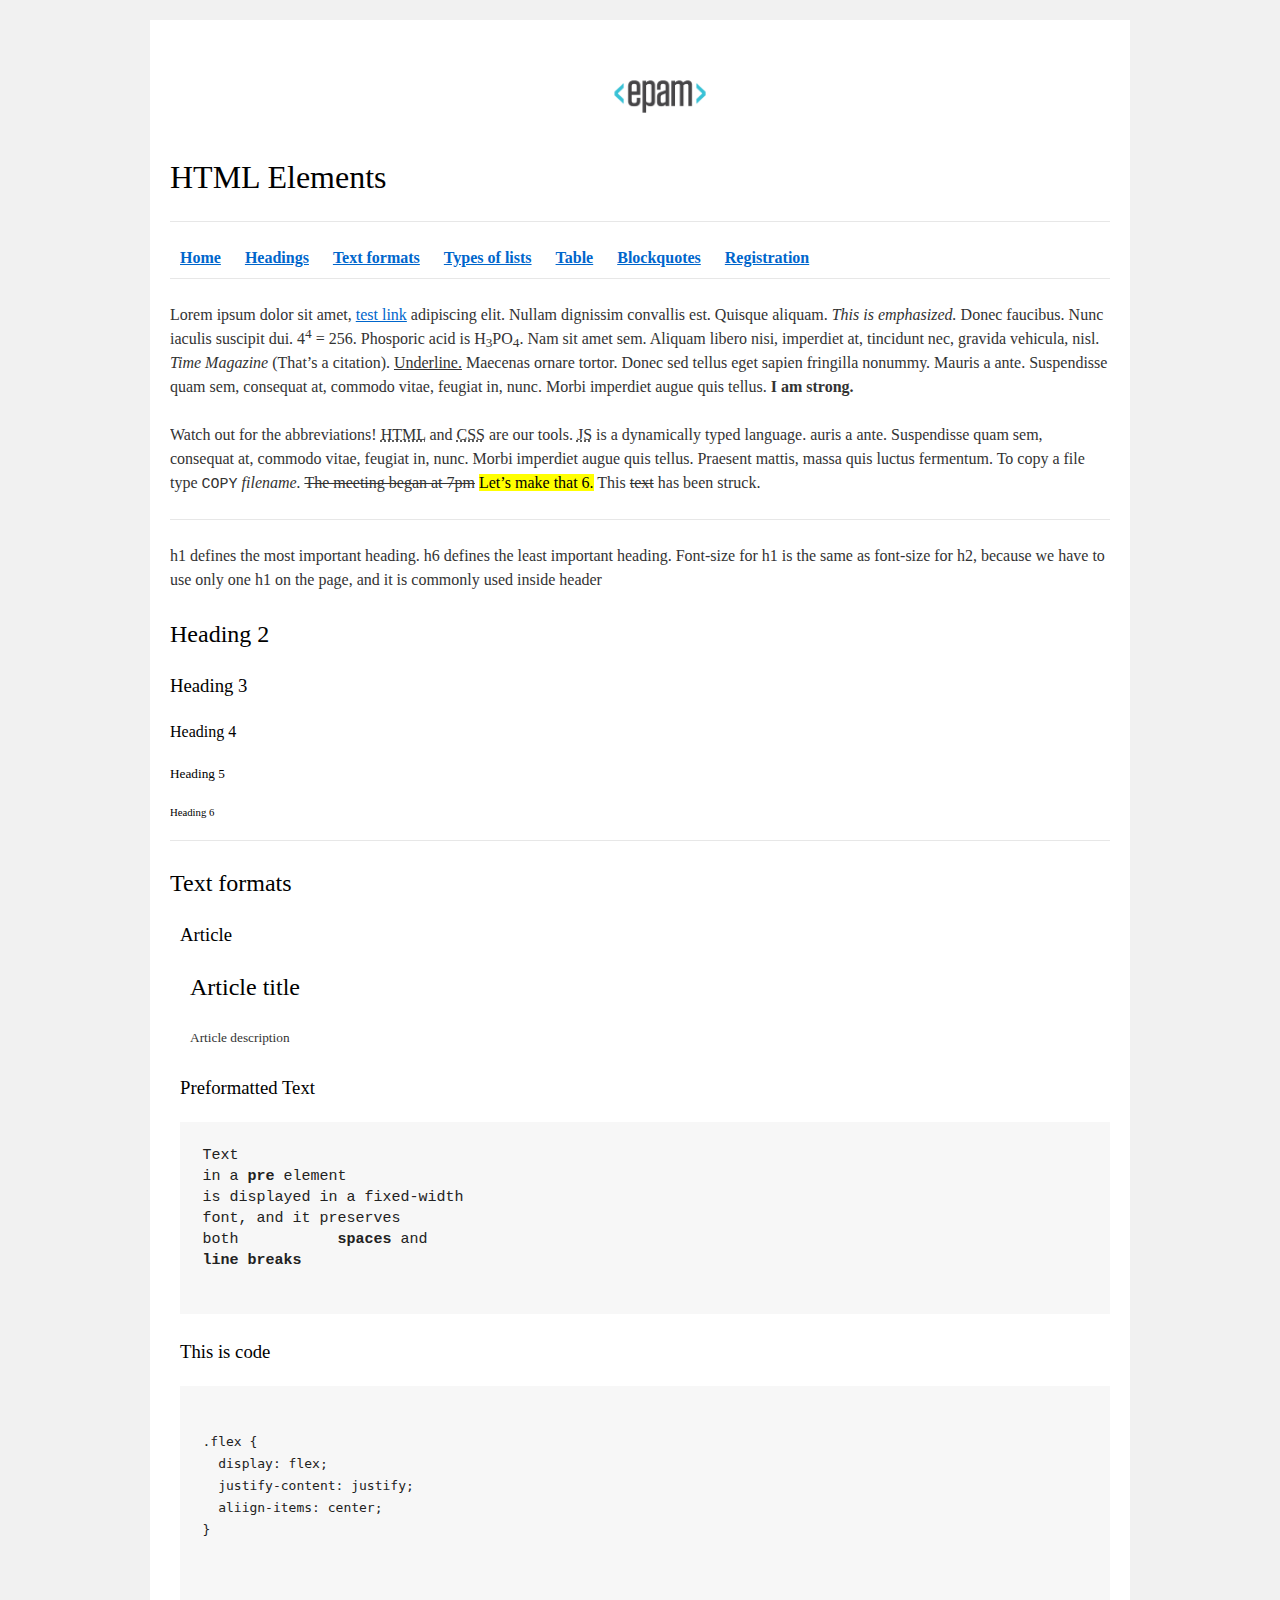
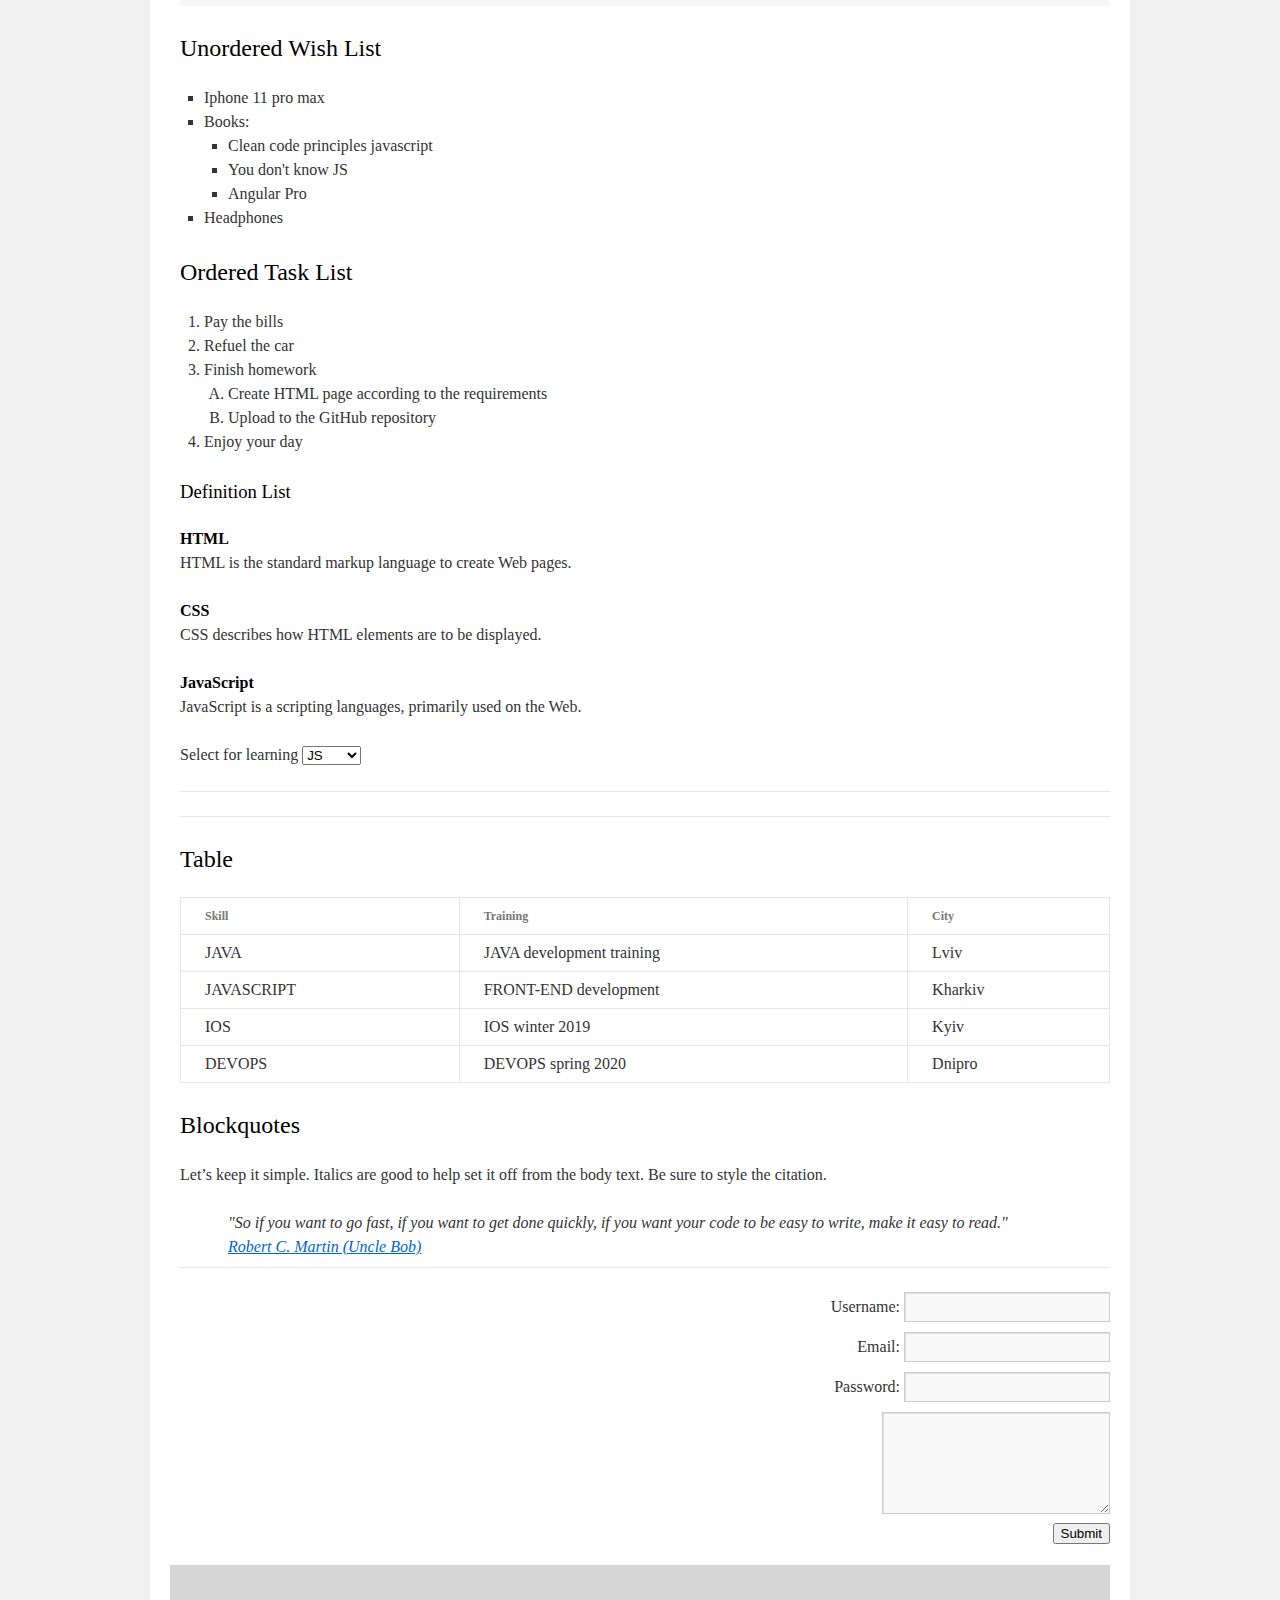
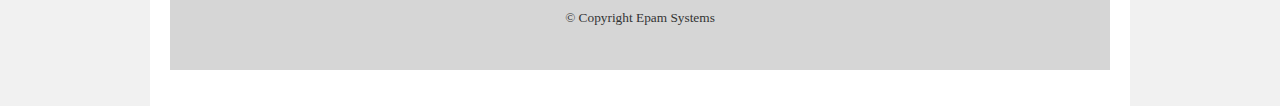
<file: FL12_HW1/homework/index.html>
<!DOCTYPE html>
<html lang="en">

<head>
  <meta charset="utf-8">
  <title>HTML Basics</title>
  <link rel="stylesheet" href="style.css">
</head>

<body>
  <div id="wrapper">
    <div id="main">
      <div id="container">
        <div id="content" role="main">
          <header>
            <h1>
              <img src = "logo.png" alt = "EPAM logo">
              HTML Elements
            </h1>
            <hr>
            <nav>
                <a href = "#"><b>Home</b></a>
                <a href = "#Headings"><b>Headings</b></a>
                <a href = "#TextFormats"><b>Text formats</b></a>
                <a href = "#TypesOfLists"><b>Types of lists</b></a>
                <a href = "#Table"><b>Table</b></a>
                <a href = "#Blockquotes"><b>Blockquotes</b></a>
                <a href = "#Registration"><b>Registration</b></a>
            </nav>
          </header>
          <hr>
          <div>
            <p>
                Lorem ipsum dolor sit amet,
                <a href = " ">test link</a>
                adipiscing elit.
                Nullam dignissim convallis est. Quisque aliquam.
                <em>This is emphasized.</em>
                Donec faucibus. Nunc iaculis suscipit dui. 
                4<sup>4</sup> = 256.
                Phosporic acid is H<sub>3</sub>PO<sub>4</sub>.
                Nam sit amet sem. Aliquam libero nisi, imperdiet at, tincidunt nec, gravida vehicula, nisl.
                <cite>Time Magazine</cite>
                (That’s a citation).
                <u>Underline.</u>
                Maecenas ornare tortor. Donec sed tellus eget sapien fringilla nonummy. Mauris a ante. Suspendisse quam sem, consequat at, commodo vitae, feugiat in, nunc. Morbi imperdiet augue quis tellus.
                <strong>I am strong.</strong>
            </p>
            <p>
                Watch out for the abbreviations!
                <abbr title ="Hyper Text Markup Language">HTML</abbr> and 
                <abbr title ="Cascading Style Sheets">CSS</abbr>
                are our tools.
                <abbr title = "JavaScript">JS</abbr> 
                is a dynamically typed language.
                auris a ante. Suspendisse quam sem, consequat at, commodo vitae, feugiat in, nunc. Morbi imperdiet augue quis tellus. Praesent mattis, massa quis luctus fermentum. To copy a file type
                <kbd>COPY</kbd>
                <em>filename.</em>
                <del>The meeting began at 7pm</del>
                <ins><mark>Let’s make that 6.</mark></ins>
                This <s>text</s> has been struck.
            </p>
          </div>
          <hr>
        
          <div id="Headings">
              <p>
                h1 defines the most important heading. h6 defines the least important heading. 
                Font-size for h1 is the same as font-size for h2, because we have to use only one
                h1 on the page, and it is commonly used inside header
              </p>
              <hgroup>
                <h2>Heading 2</h2>
                <h3>Heading 3</h3>
                <h4>Heading 4</h4>
                <h5>Heading 5</h5>
                <h6>Heading 6</h6>
              </hgroup>   
          </div>
          <hr>
          
          <section id = "TextFormats">
            <h2>Text formats</h2>
            <article>
              <h3>Article</h3>
              <article>
                <h2>Article title</h2>
                <p><small>Article description</small></p>
              </article> 
            </article>
            <article>
              <h3>Preformatted Text</h3>
              <pre>
Text
in a <strong>pre</strong> element
is displayed in a fixed-width
font, and it preserves
both           <strong>spaces</strong> and
<strong>line breaks</strong>
              </pre>
            </article>
            <article>
              <h3>This is code</h3>
              <pre>
                <code>
.flex {
  display: flex;
  justify-content: justify;
  aliign-items: center;
}
                </code>
            </pre>
            </article>

            <article id = "TypesOfLists">
              <h2>Unordered Wish List</h2>
              <ul>
                <li>Iphone 11 pro max</li>
                <li>Books:
                  <ul>
                    <li>Clean code principles javascript</li>
                    <li>You don't know JS</li>
                    <li>Angular Pro</li>
                  </ul>
                </li>
                <li>Headphones</li>
              </ul>
            </article>
            <article>
              <h2>Ordered Task List</h2>
              <ol>
                <li>Pay the bills</li>
                <li>Refuel the car</li>
                <li>Finish homework
                  <ol>
                    <li>Create HTML page according to the requirements</li>
                    <li>Upload to the GitHub repository</li>
                  </ol>
                </li>
                <li>Enjoy your day</li>
              </ol>
            </article>
            <article>
              <h3>Definition List</h3>
              <dl>
                <dt>HTML</dt>
                <dd>HTML is the standard markup language to create Web pages.</dd>

                <dt>CSS</dt>
                <dd>CSS describes how HTML elements are to be displayed.</dd>

                <dt>JavaScript</dt>
                <dd>JavaScript is a scripting languages, primarily used on the Web.</dd>
              </dl>
              <p>
                  <span>Select for learning</span>
                  <select name="select-for-learning">
                      <option value="JS">JS</option>
                      <option value="HTML">HTML</option>
                      <option value="CSS">CSS</option>
                  </select>
                <hr>
                <hr>
              </p>  
            </article>
            
            </section>
            <article id = "Table">
              <h2>Table</h2>
              <table>
                <thead>
                  <tr>
                    <th>Skill</th>
                    <th>Training</th>
                    <th>City</th>
                  </tr>
                </thead>
                <tbody>
                  <tr>
                    <td>JAVA</td>
                    <td>JAVA development training</td>
                    <td>Lviv</td>
                  </tr>
                  <tr>
                    <td>JAVASCRIPT</td>
                    <td>FRONT-END development</td>
                    <td>Kharkiv</td>
                  </tr>
                  <tr>
                    <td>IOS</td>
                    <td>IOS winter 2019</td>
                    <td>Kyiv</td>
                  </tr>
                  <tr>
                    <td>DEVOPS</td>
                    <td>DEVOPS spring 2020</td>
                    <td>Dnipro</td>
                  </tr>
                </tbody>
              </table>
            </article>

            <article id = "Blockquotes">
              <h2>Blockquotes</h2>
              <p>Let’s keep it simple. Italics are good to help set it off from the body text. Be sure to style the citation.
              </p>
              <blockquote>
                "So if you want to go fast, if you want to get done quickly, if you want your code to be easy to write, make it easy to read."<br>
                <a href="#">Robert C. Martin (Uncle Bob)</a> 
              </blockquote>
              <hr>
            </article>
            

            <form id = "Registration">
                Username:
                <input type="text"><br>
                Email:
                 <input type="email"><br>
                Password:
                <input type="password"><br>
                <textarea cols="23" rows="4"></textarea><br>
                <button type ="submit" value="submit"> Submit</button>
            </form>
            
            <footer>
             <small>&copy; Copyright Epam Systems</small>
            </footer>
        </div>
      </div>
    </div>
  </div>
</body>
</html>
</file>
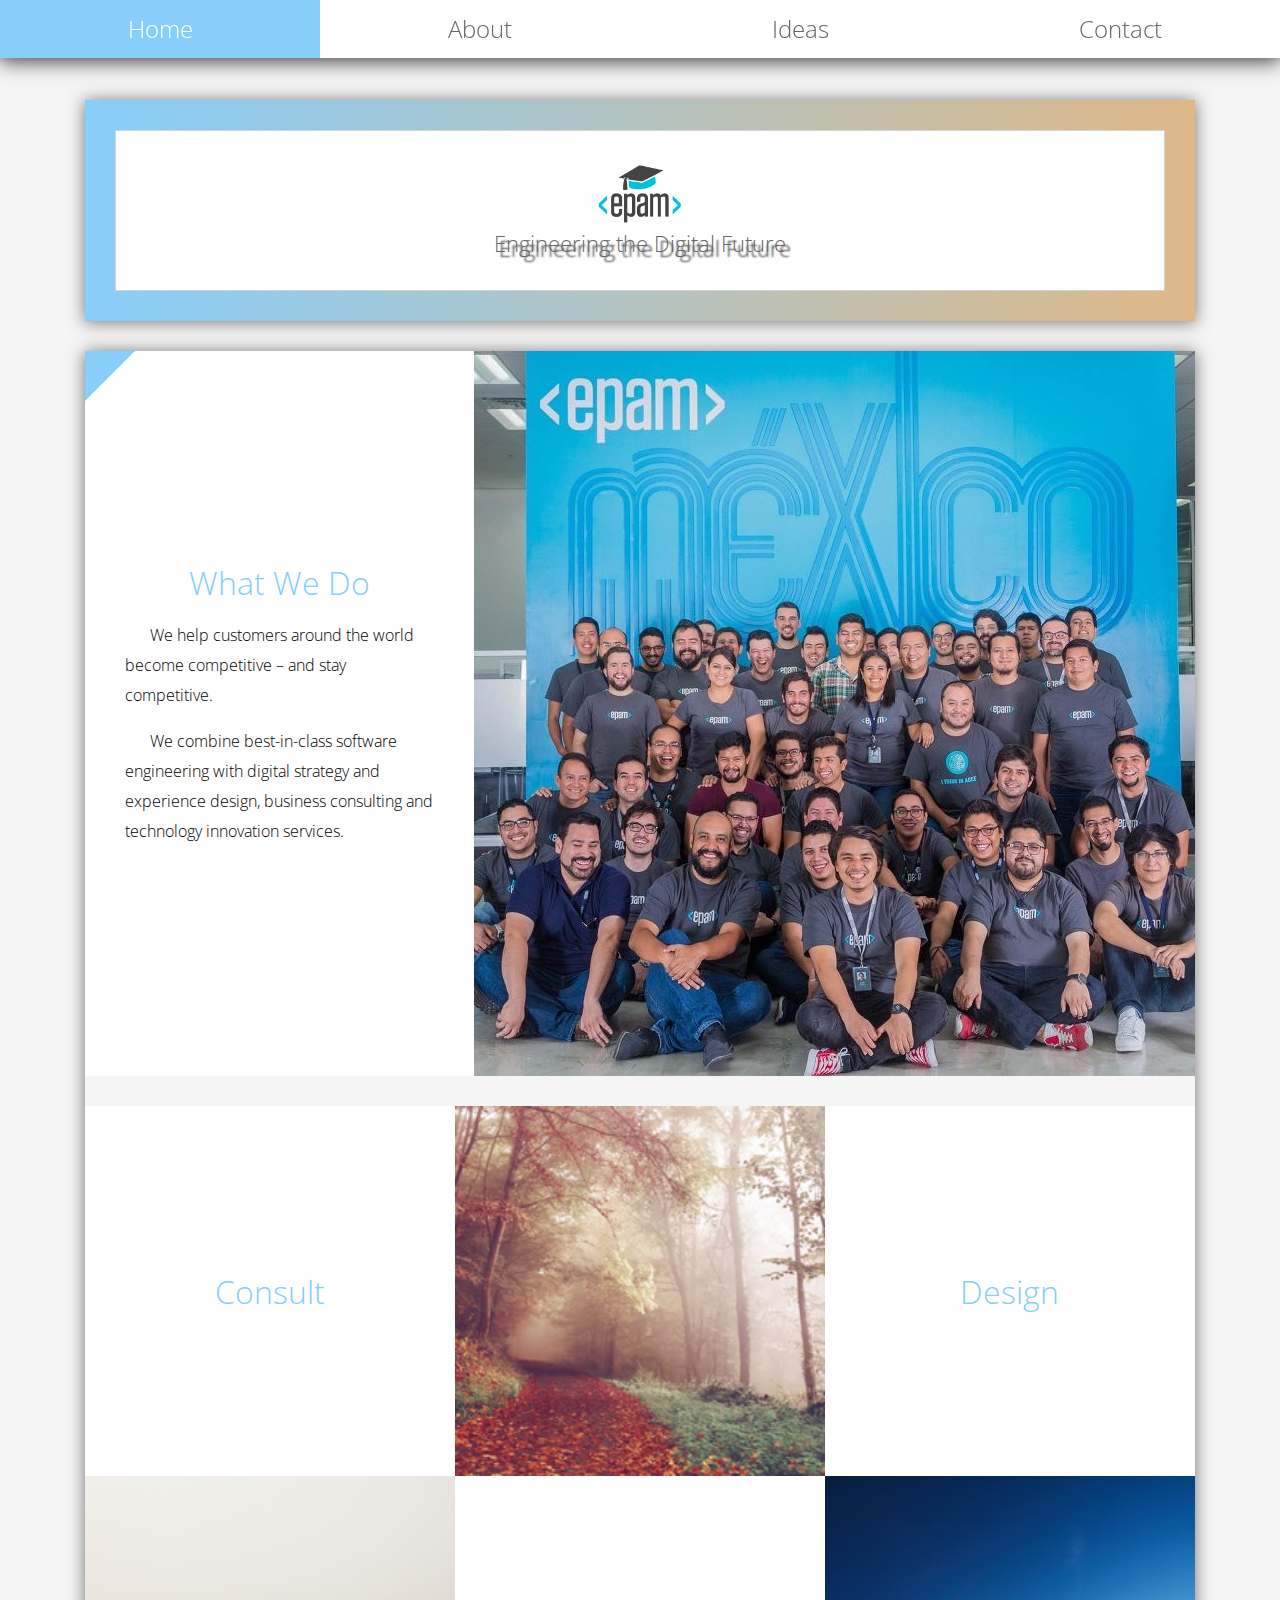
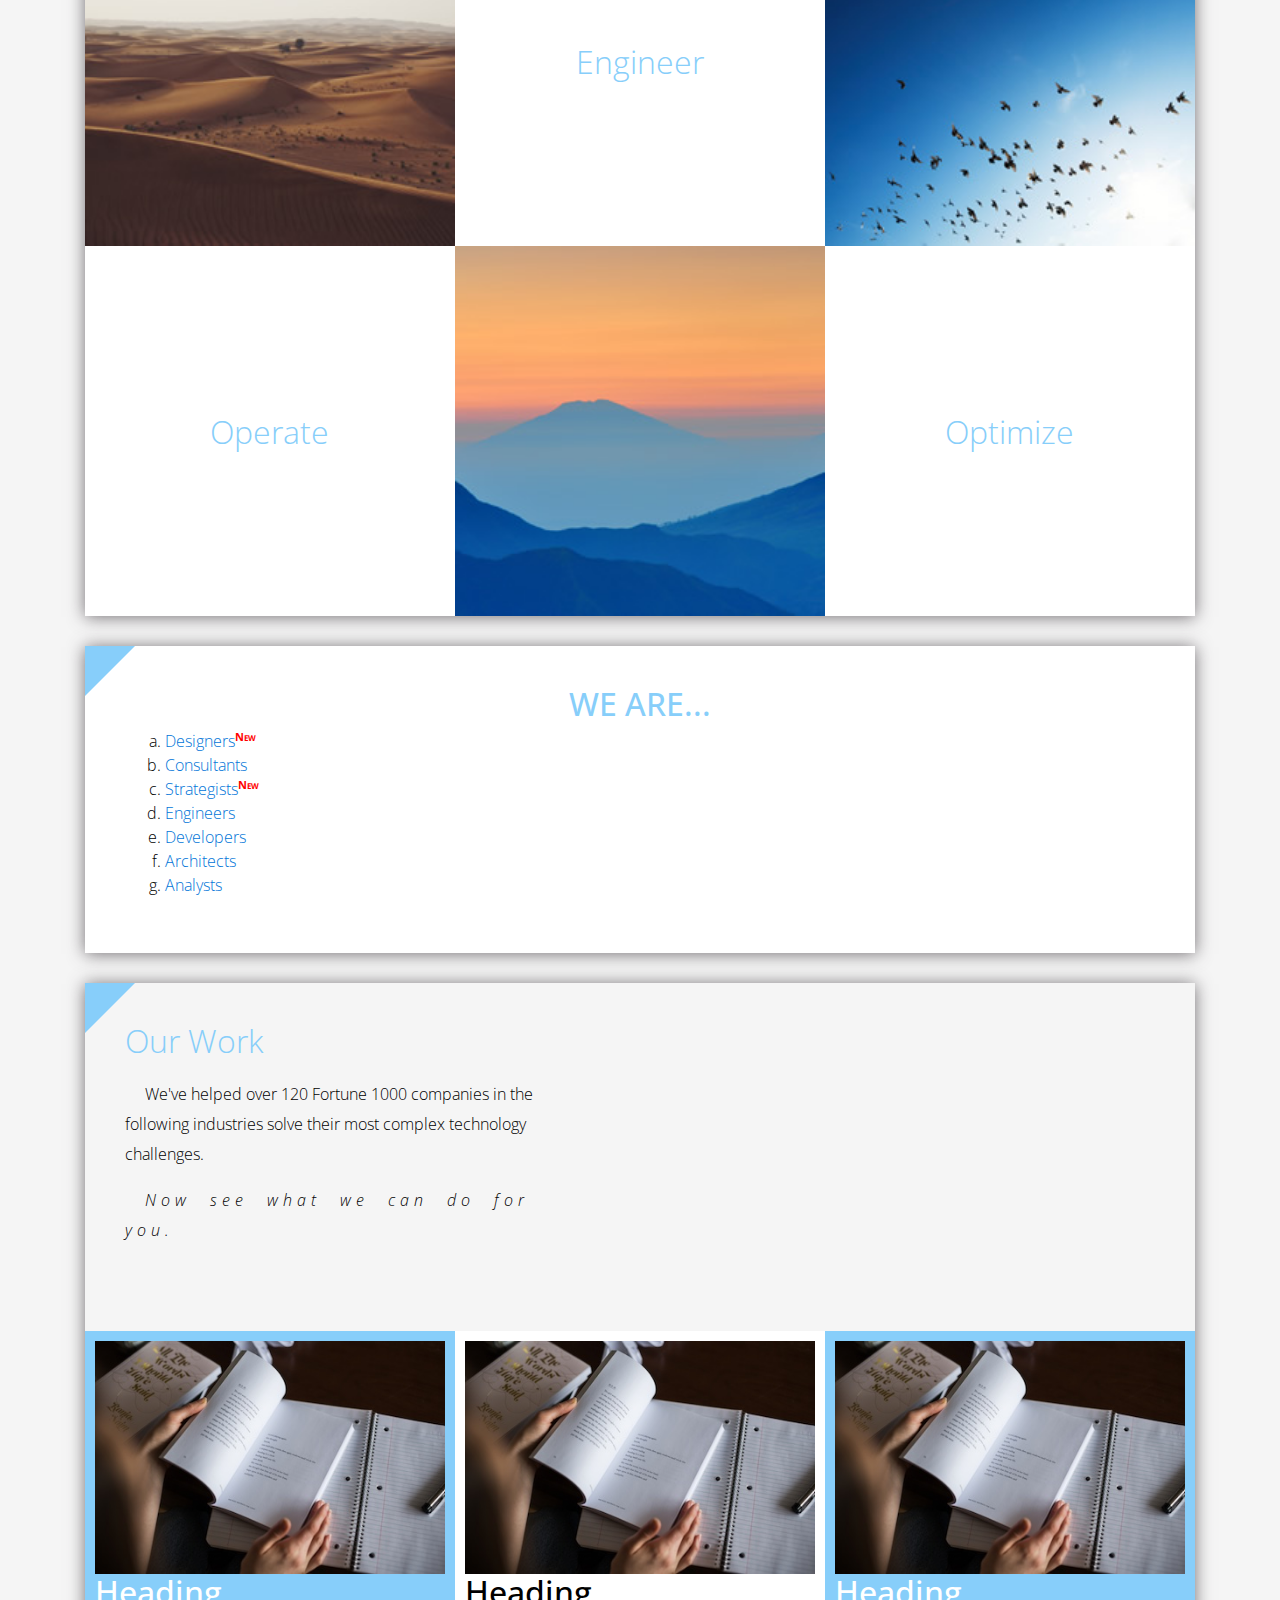
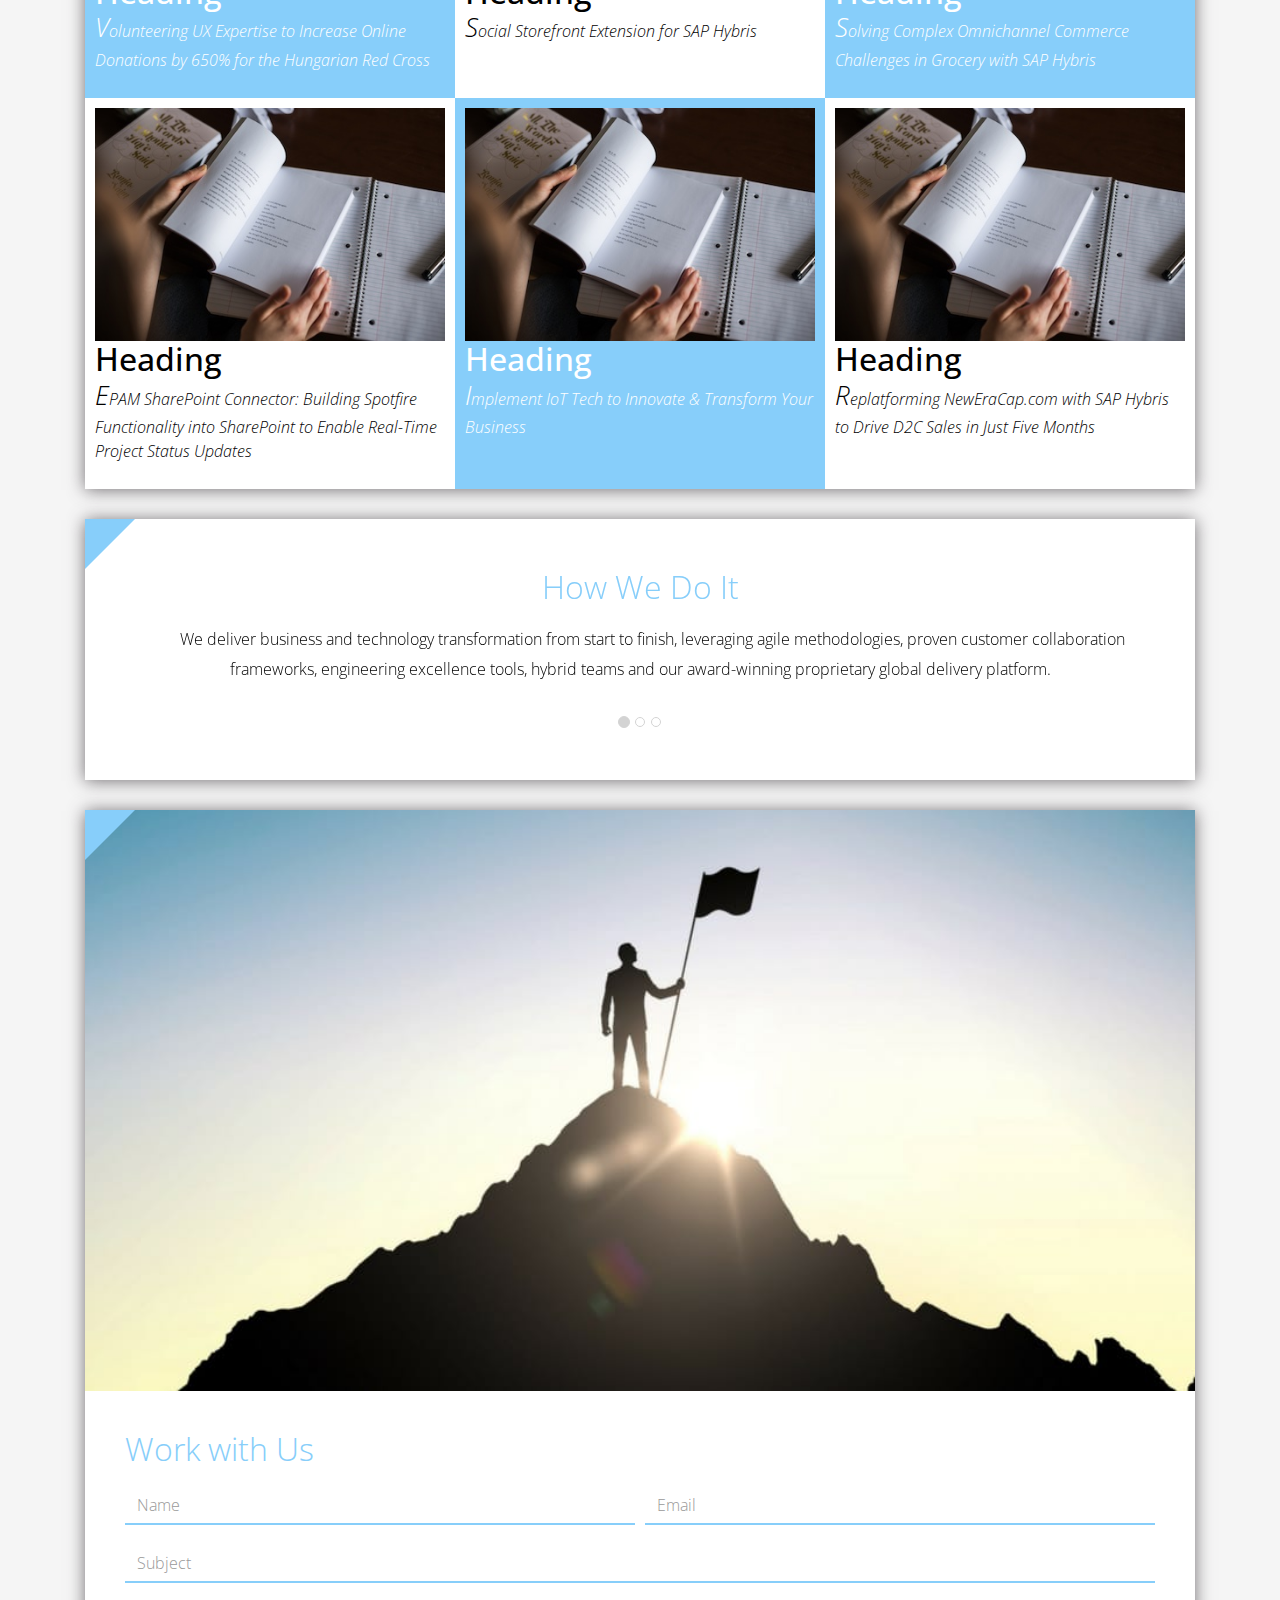
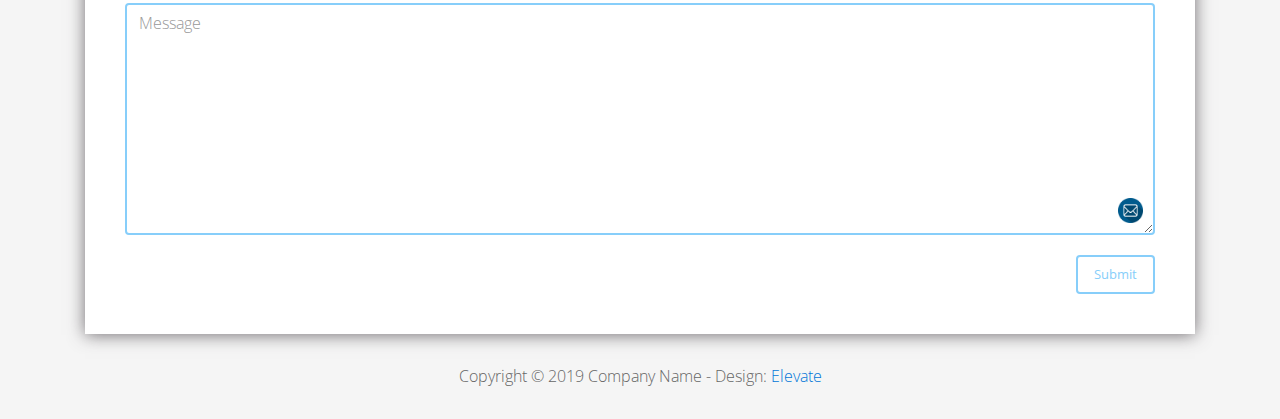
<file: FL12_HW2/homework/index.html>
<!DOCTYPE html>
<html lang="en">
<head>
  <meta charset="utf-8">
  <meta http-equiv="X-UA-Compatible" content="IE=edge">
  <meta name="viewport" content="width=device-width, initial-scale=1">

  <title>CSS Basics HW</title>



  <!-- load stylesheets -->
  <link rel="stylesheet" href="http://fonts.googleapis.com/css?family=Open+Sans:300,400">
  <!-- Google web font "Open Sans" -->
  <link rel="stylesheet" href="css/bootstrap.min.css">
  <!-- Bootstrap style -->
  <link rel="stylesheet" href="css/general.css">
  <link rel="stylesheet" href="css/style.css">
  <!-- Templatemo style -->
</head>

<body>
<div class="container">

  <div class="tm-sidebar">
    <nav class="tm-main-nav">
      <ul>
        <li class="tm-nav-item"><a href="#home" class="tm-nav-item-link">Home</a></li>
        <li class="tm-nav-item"><a href="#about" class="tm-nav-item-link">About</a></li>
        <li class="tm-nav-item"><a href="#ideas" class="tm-nav-item-link">Ideas</a></li>
        <li class="tm-nav-item"><a href="#contact" class="tm-nav-item-link">Contact</a></li>
      </ul>
    </nav>
  </div>

  <div class="tm-main-content">

    <div id="home" class="tm-content-box tm-content-header margin-b-10">
      <div class="tm-banner">
        <div class="tm-banner-inner">
          <img src="img/epam_logo.png" width="100" alt="">
          <p class="tm-banner-text">Engineering the Digital Future</p>
        </div>
      </div>
    </div>

    <section>
      <div class="tm-content-box flex-2-col">

        <div class="padding-medium flex-item tm-team-description-container flex-item">
          <h2 class="tm-section-title">What We Do</h2>
          <p class="tm-section-description">We help customers around the world become competitive – and stay competitive.</p>
          <p class="tm-section-description"> We combine best-in-class software engineering with digital strategy and experience design, business consulting and technology innovation services.</p>
        </div>
        <div class="flex-item tm-team-img">
          <img src="img/epam-mexico.jpg" alt="epam-mexico">
        </div>

      </div>

      <div id="about" class="tm-content-box">

        <ul class="boxes gallery-container">
          <li class="box box-bg">
            <h2 class="tm-section-title tm-section-title-box tm-box-bg-title">Consult</h2>
          </li>
          <li class="box">
            <a href="img/idea-large-01.jpg">
              <img src="img/idea-01.jpg" alt="Image" class="img-fluid thumbnail box-img">
            </a>
          </li>
          <li class="box box-bg">
            <h2 class="tm-section-title tm-section-title-box tm-box-bg-title">Design</h2>
          </li>
          <li class="box">
            <a href="img/idea-large-02.jpg">
              <img src="img/idea-02.jpg" alt="Image" class="img-fluid thumbnail box-img">
            </a>
          </li>
          <li class="box box-bg">
            <h2 class="tm-section-title tm-section-title-box tm-box-bg-title">Engineer</h2>
          </li>
          <li class="box">
            <a href="img/idea-large-03.jpg">
              <img src="img/idea-03.jpg" alt="Image" class="img-fluid thumbnail box-img">
            </a>
          </li>
          <li class="box box-bg">
            <h2 class="tm-section-title tm-section-title-box tm-box-bg-title">Operate</h2>
          </li>
          <li class="box">
            <a href="img/idea-large-04.jpg">
              <img src="img/idea-04.jpg" alt="Image" class="img-fluid thumbnail box-img">
            </a>
          </li>
          <li class="box box-bg">
            <h2 class="tm-section-title tm-section-title-box tm-box-bg-title">Optimize</h2>
          </li>
        </ul>

      </div>

    </section>

    <!-- slider -->
    <section class="heading tm-content-box">
      <div class="padding-medium">
        <h2> WE ARE...</h2>
        <ol>
          <li><a href="index.html" class="text">Designers</a></li>
          <li><a href="index.html">Consultants</a></li>
          <li><a href="#" class="text">Strategists</a></li>
          <li><a href="#">Engineers</a></li>
          <li><a href="#">Developers</a></li>
          <li><a href="#">Architects</a></li>
          <li><a href="#">Analysts</a></li>
        </ol>
      </div>
    </section>

    <section class="blocks">
      <div class="padding-medium flex-item tm-team-description-container">
        <h2 class="tm-section-title">Our Work</h2>
        <p class="tm-section-description">We've helped over 120 Fortune 1000 companies in the following industries solve their most complex technology challenges. </p>
        <p class="tm-section-description"> Now see what we can do for you.</p>
      </div>
      <div class="tm-content-box flex-2-col">
      </div>
      <div  class="tm-content-box">
        <ul class="boxes gallery-container">
          <li class="box box-work">
            <img src="img/study.jpeg" alt="Image" class="img-fluid">
            <div>
              <h2>Heading</h2>
              <p>Volunteering UX Expertise to Increase Online Donations by 650% for the Hungarian Red Cross</p>
            </div>
          </li>
          <li class="box box-work">
            <img src="img/study.jpeg" alt="Image" class="img-fluid">
            <div>
              <h2>Heading</h2>
              <p>Social Storefront Extension for SAP Hybris</p>
            </div>
          </li>
          <li class="box box-work">
            <img src="img/study.jpeg" alt="Image" class="img-fluid">
            <div>
              <h2>Heading</h2>
              <p>Solving Complex Omnichannel Commerce Challenges in Grocery with SAP Hybris</p>
            </div>
          </li>
          <li class="box box-work">
            <img src="img/study.jpeg" alt="Image" class="img-fluid">
            <div>
              <h2>Heading</h2>
              <p>EPAM SharePoint Connector: Building Spotfire Functionality into SharePoint to Enable Real-Time Project Status Updates</p>
            </div>
          </li>
          <li class="box box-work">
            <img src="img/study.jpeg" alt="Image" class="img-fluid">
            <div>
              <h2>Heading</h2>
              <p>Implement IoT Tech to Innovate &amp; Transform Your Business</p>
            </div>
          </li>
          <li class="box box-work">
            <img src="img/study.jpeg" alt="Image" class="img-fluid">
            <div>
              <h2>Heading</h2>
              <p>Replatforming NewEraCap.com with SAP Hybris to Drive D2C Sales in Just Five Months</p>
            </div>
          </li>
        </ul>

      </div>
    </section>

    <section id="ideas">
      <div id="tmCarousel" class="carousel slide tm-content-box" data-ride="carousel">

        <ol class="carousel-indicators">
          <li data-target="#tmCarousel" data-slide-to="0" class="active"></li>
          <li data-target="#tmCarousel" data-slide-to="1" class=""></li>
          <li data-target="#tmCarousel" data-slide-to="2" class=""></li>
        </ol>

        <div class="carousel-inner" role="listbox">

          <div class="carousel-item active">
            <div class="carousel-content">
              <div class="flex-item">
                <h2 class="tm-section-title">How We Do It</h2>
                <p class="tm-section-description carousel-description">We deliver business and technology transformation from start to finish, leveraging agile methodologies, proven customer collaboration frameworks, engineering excellence tools, hybrid teams and our award-winning proprietary global delivery platform.</p>
              </div>
            </div>
          </div>

          <div class="carousel-item">
            <div class="carousel-content">
              <div class="flex-item">
                <h2 class="tm-section-title">Our Clients</h2>
                <p class="tm-section-description carousel-description">Lorem ipsum dolor sit amet,
                  consectetur adipiscing elit. Quisque vel nisi pharetra nibh varius pharetra ac
                  sagittis nisi. Etiam pharetra vestibulum hendrerit. Pellentesque interdum metus
                  sed massa rutrum.</p>
              </div>
            </div>
          </div>

          <div class="carousel-item">
            <div class="carousel-content">
              <div class="flex-item">
                <h2 class="tm-section-title">Our Projects</h2>
                <p class="tm-section-description carousel-description">Donec ex libero, fringilla
                  vitae purus sit amet, rhoncus pharetra lorem. Pellentesque id sem id lacus
                  ultricies vehicula. Aliquam rutrum mi non. Pellentesque interdum metus sed massa
                  rutrum.</p>
              </div>
            </div>
          </div>

        </div>

      </div>
    </section>

    <section class="tm-content-box">
      <img src="img/contact-us.jpg" alt="Contact image" class="img-fluid img-contact-us">

      <div id="contact" class="padding-medium">
        <h2 class="tm-section-title">Work with Us</h2>
        <form action="#contact" method="get" class="contact-form">

          <div class="form-group col-xs-12 col-sm-12 col-md-6 col-lg-6 form-group-2-col-left">
            <input type="text" id="contact_name" name="contact_name" class="form-control"
                   placeholder="Name" required/>
          </div>
          <div class="form-group col-xs-12 col-sm-12 col-md-6 col-lg-6 form-group-2-col-right mandatory-field">
            <input type="email" id="contact_email" name="contact_email" class="form-control"
                   placeholder="Email" required/>
          </div>
          <div class="form-group">
            <input type="text" id="contact_subject" name="contact_subject" class="form-control"
                   placeholder="Subject" required/>
          </div>
          <div class="form-group">
            <textarea id="contact_message" name="contact_message" class="form-control" rows="9"
                      placeholder="Message" required></textarea>
          </div>

          <button type="submit" class="btn btn-primary submit-btn">Submit</button>

        </form>
      </div>
    </section>

    <footer class="tm-footer">
      <p class="text-xs-center">Copyright &copy; 2019 Company Name

        - Design: <a rel="nofollow" href="http://www.templatemo.com/tm-481-elevate"
                     target="_parent">Elevate</a></p>
    </footer>

  </div>

</div>

</body>
</html>
</file>
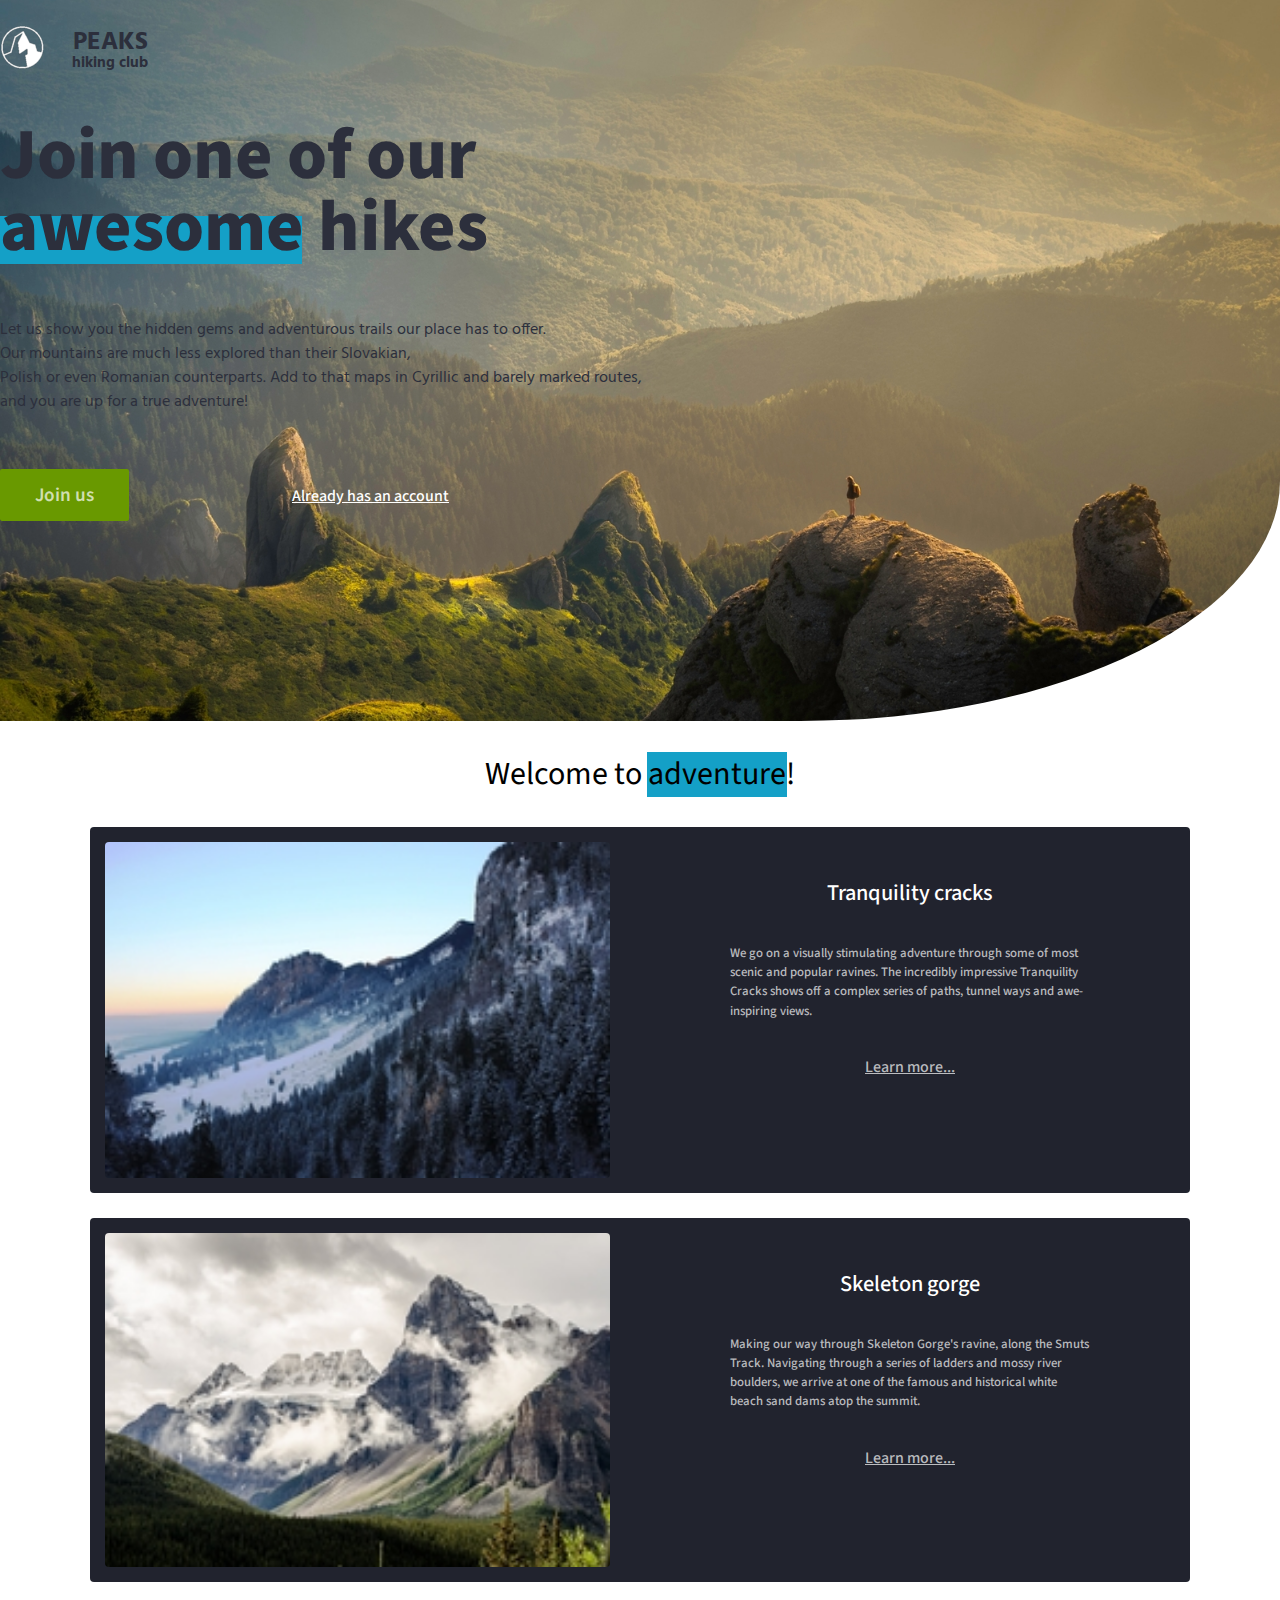
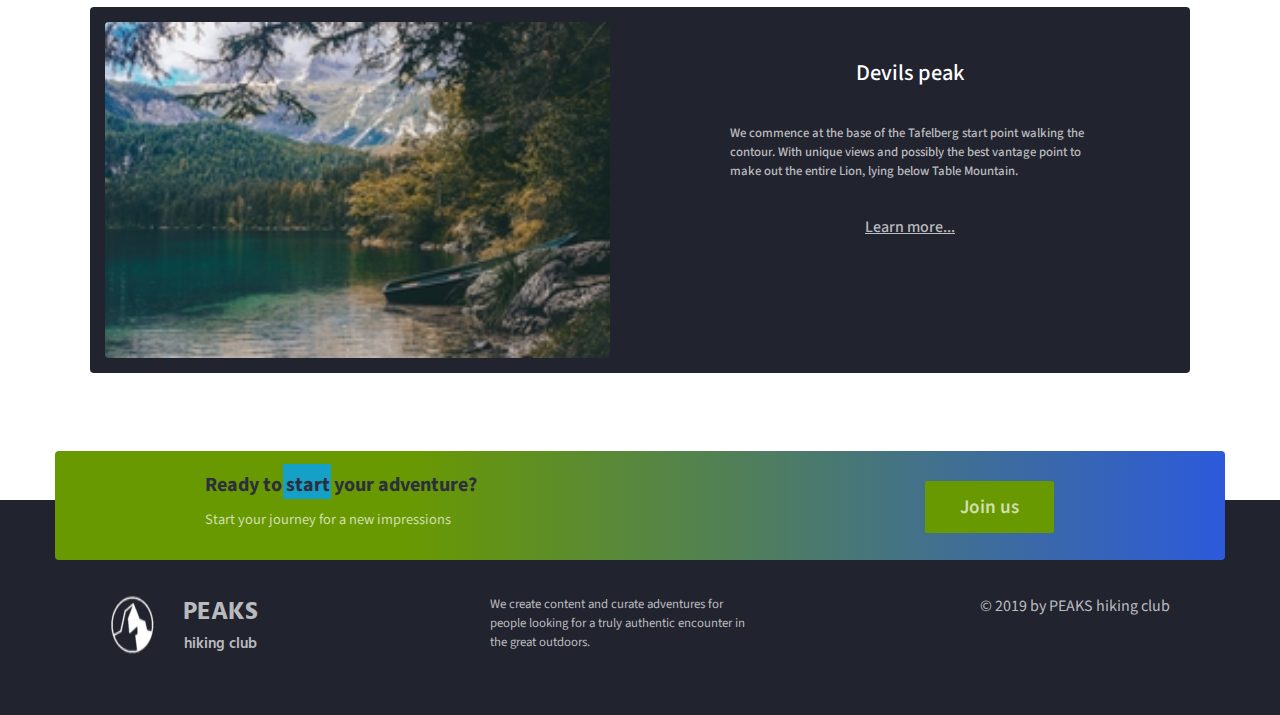
<file: FL12_HW3/homework/index.html>
<!DOCTYPE html>
<html lang="en">

<head>
    <meta charset="UTF-8">
    <meta name="viewport" content="width=device-width, initial-scale=1.0">
    <meta http-equiv="X-UA-Compatible" content="ie=edge">
    <link href="https://fonts.googleapis.com/css?family=Hind:400,600%7CSource+Sans+Pro:400,600,700%7CFresca"
          rel="stylesheet"/>

    <!-- Styles should be switched here: -->

    <link rel="stylesheet" type="text/css" href="css/style1.css">
    <!--     <link rel="stylesheet" type="text/css" href="css/style2.css">-->

    <title>PEAKS hiking club</title>
</head>

<body>
<header class="header">
    <div class="header-wrap">
        <div class="landing-logo">
            <img src="img/m-logo.png" alt="logo"/>
            <p>PEAKS<span>hiking club</span></p>
        </div>
        <p class="header_heading">
            Join one of our awesome hikes
        </p>
        <p class="header_text">
            Let us show you the hidden gems and adventurous trails our place has to offer.
            Our mountains are much less explored than their Slovakian,
            Polish or even Romanian counterparts. Add to that maps in Cyrillic and barely marked routes,
            and you are up for a true adventure!
        </p>
        <div>
            <button class="header_button">Join us</button>
            <a href="#" class="login">Already has an account</a>
        </div>
    </div>
</header>
<main class="section">
    <p class="section_text">
        Welcome to adventure!
    </p>
    <div class="section_card_wrap">
        <div class="section_card">
            <img class="section_card_img"
                 src="img/m-1.jpg"
                 alt="experts"/>
            <div class="section_card_right_container">
                <p class="section_card_heading">
                    Tranquility cracks
                </p>
                <p class="section_card_text">
                    We go on a visually stimulating adventure through some of most scenic and popular ravines.
                    The incredibly impressive Tranquility Cracks shows off a complex series of paths, tunnel ways and
                    awe-inspiring views.
                </p>
                <a href="#" class="section_link">Learn more...</a>
            </div>
        </div>
        <div class="section_card">
            <img class="section_card_img"
                 src="img/m-2.jpg"
                 alt="content formats"/>
            <div class="section_card_right_container">
                <p class="section_card_heading">
                    Skeleton gorge
                </p>
                <p class="section_card_text">
                    Making our way through Skeleton Gorge's ravine, along the Smuts Track.
                    Navigating through a series of ladders and mossy river boulders, we arrive at one of the famous and
                    historical white beach sand dams atop the summit.
                </p>
                <a href="#" class="section_link">Learn more...</a>
            </div>
        </div>
        <div class="section_card">
            <img class="section_card_img"
                 src="img/m-3.jpg"
                 alt="certificate"/>
            <div class="section_card_right_container">
                <p class="section_card_heading">
                    Devils peak
                </p>
                <p class="section_card_text">
                    We commence at the base of the Tafelberg start point walking the contour.
                    With unique views and possibly the best vantage point to make out the entire Lion, lying below Table
                    Mountain.
                </p>
                <a href="#" class="section_link">Learn more...</a>
            </div>
        </div>
    </div>
    <div class="section_banner">
        <div class="section_banner_text_wrap">
            <p class="section_banner_heading">
                Ready to start your adventure?
            </p>
            <p class="section_banner_text">
                Start your journey for a new impressions
            </p>
        </div>
        <button class="section_banner_button">Join us</button>
    </div>
</main>
<footer class="footer">
    <div class="footer-wrap">
        <div class="footer_logo landing-logo">
            <img src="img/m-logo.png" alt="logo"/>
            <p>PEAKS<span>hiking club</span></p>
        </div>
        <p class="footer_text">
            We create content and curate adventures for people looking for a truly authentic encounter in the great
            outdoors.
        </p>
        <span class="footer-cr">
          &copy; 2019 by PEAKS hiking club
        </span>
    </div>
</footer>
</body>

</html>
</file>
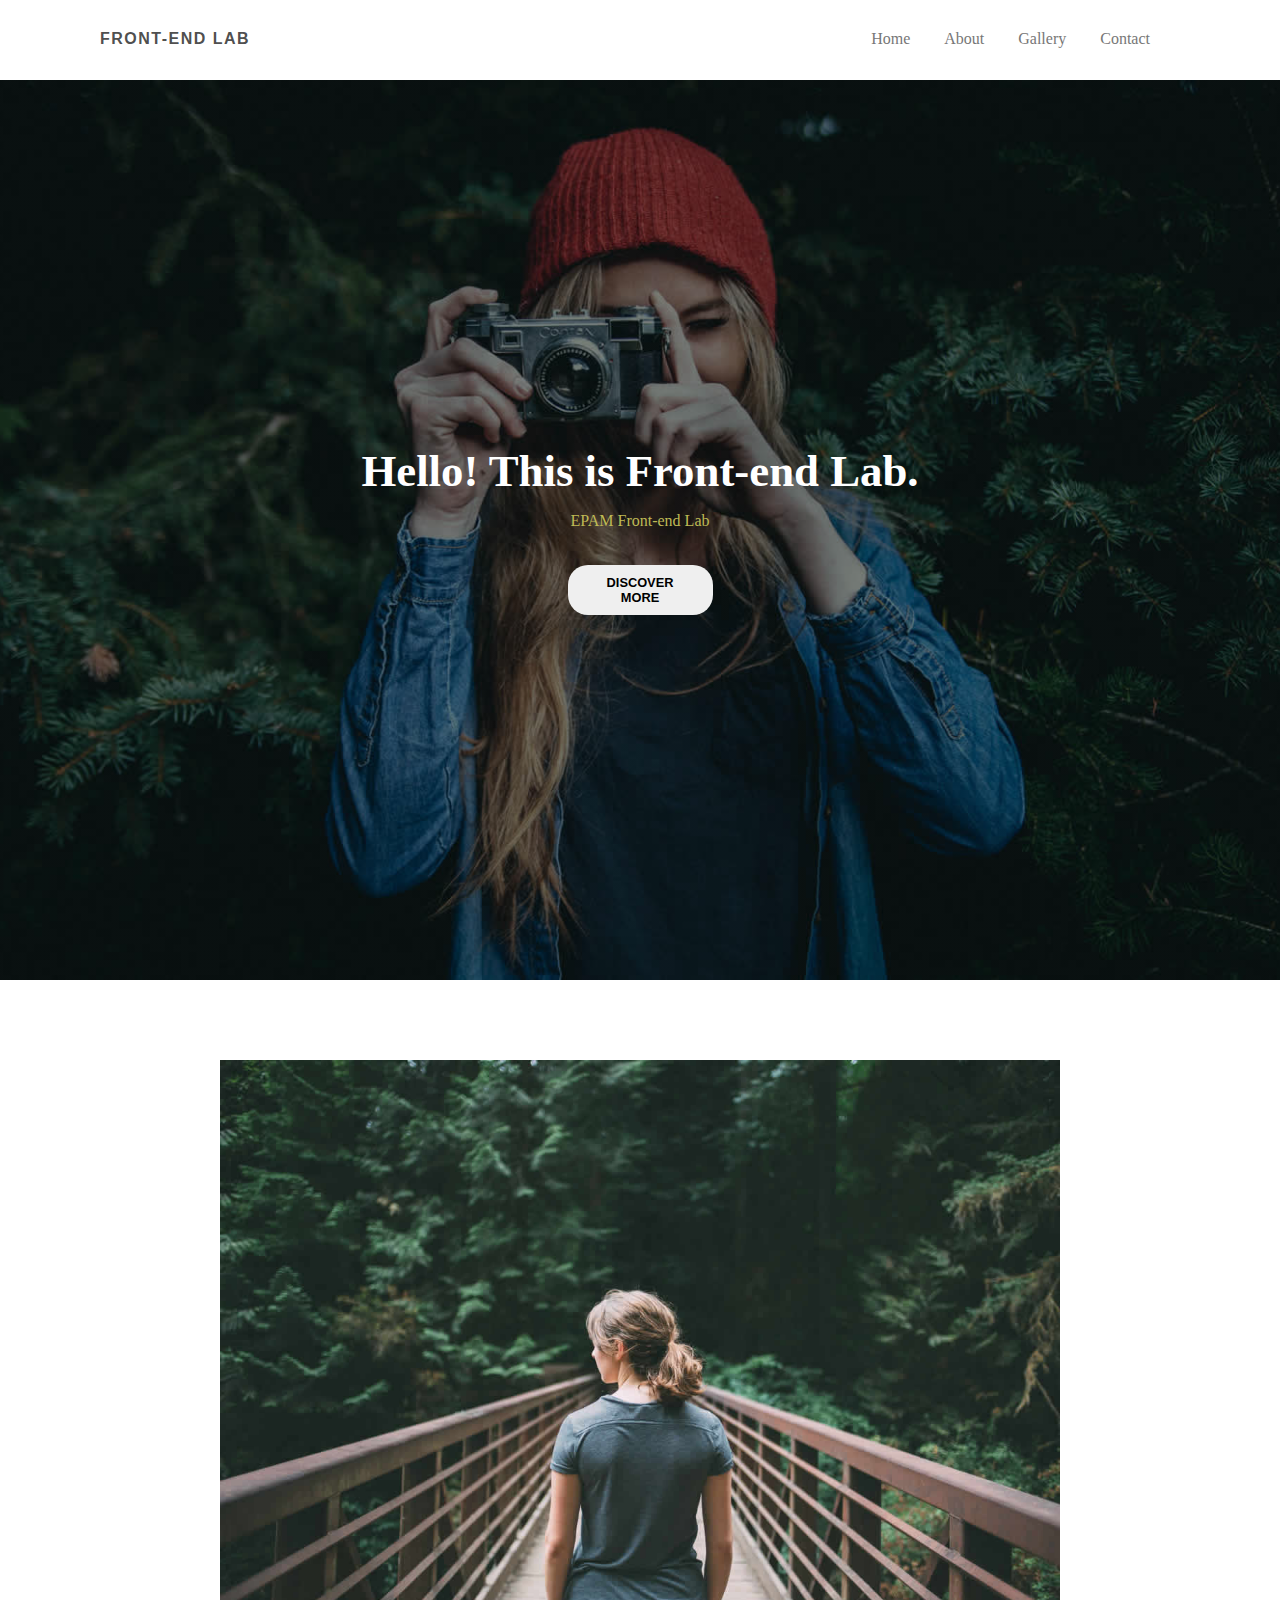
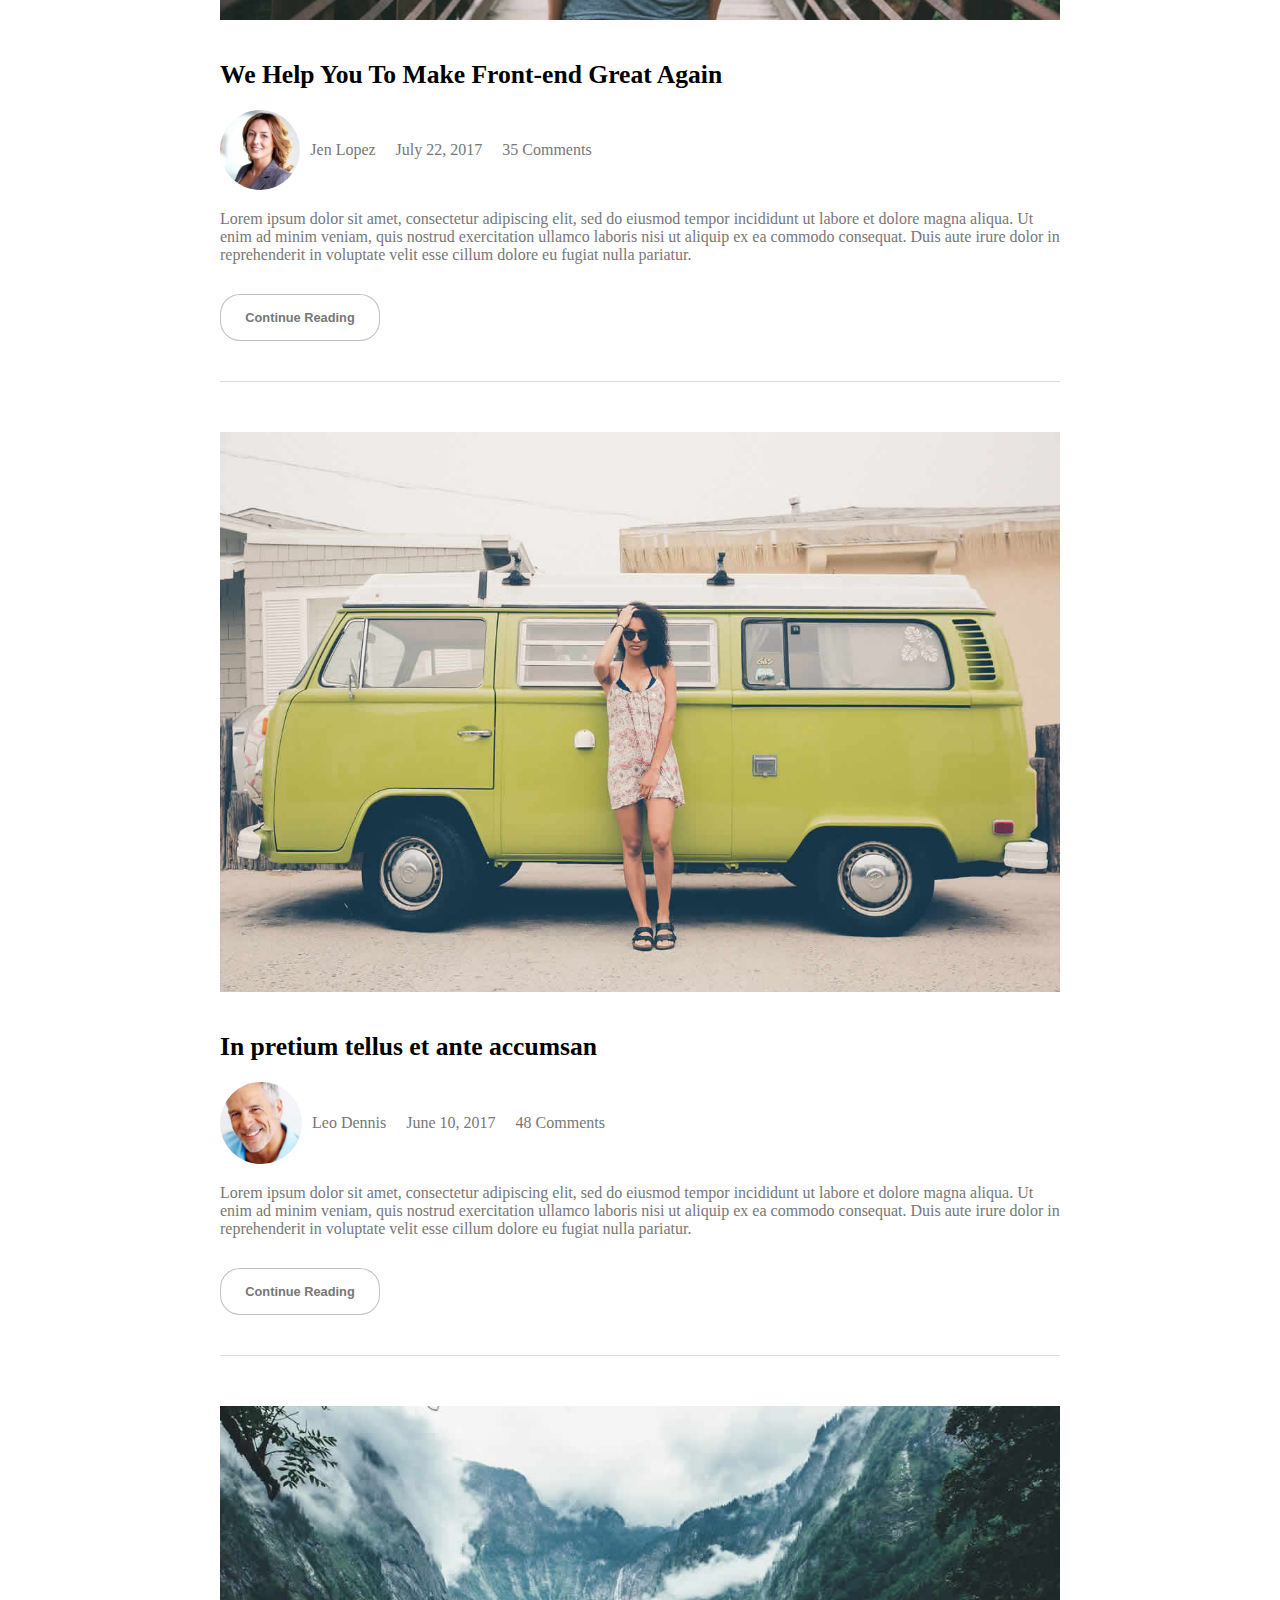
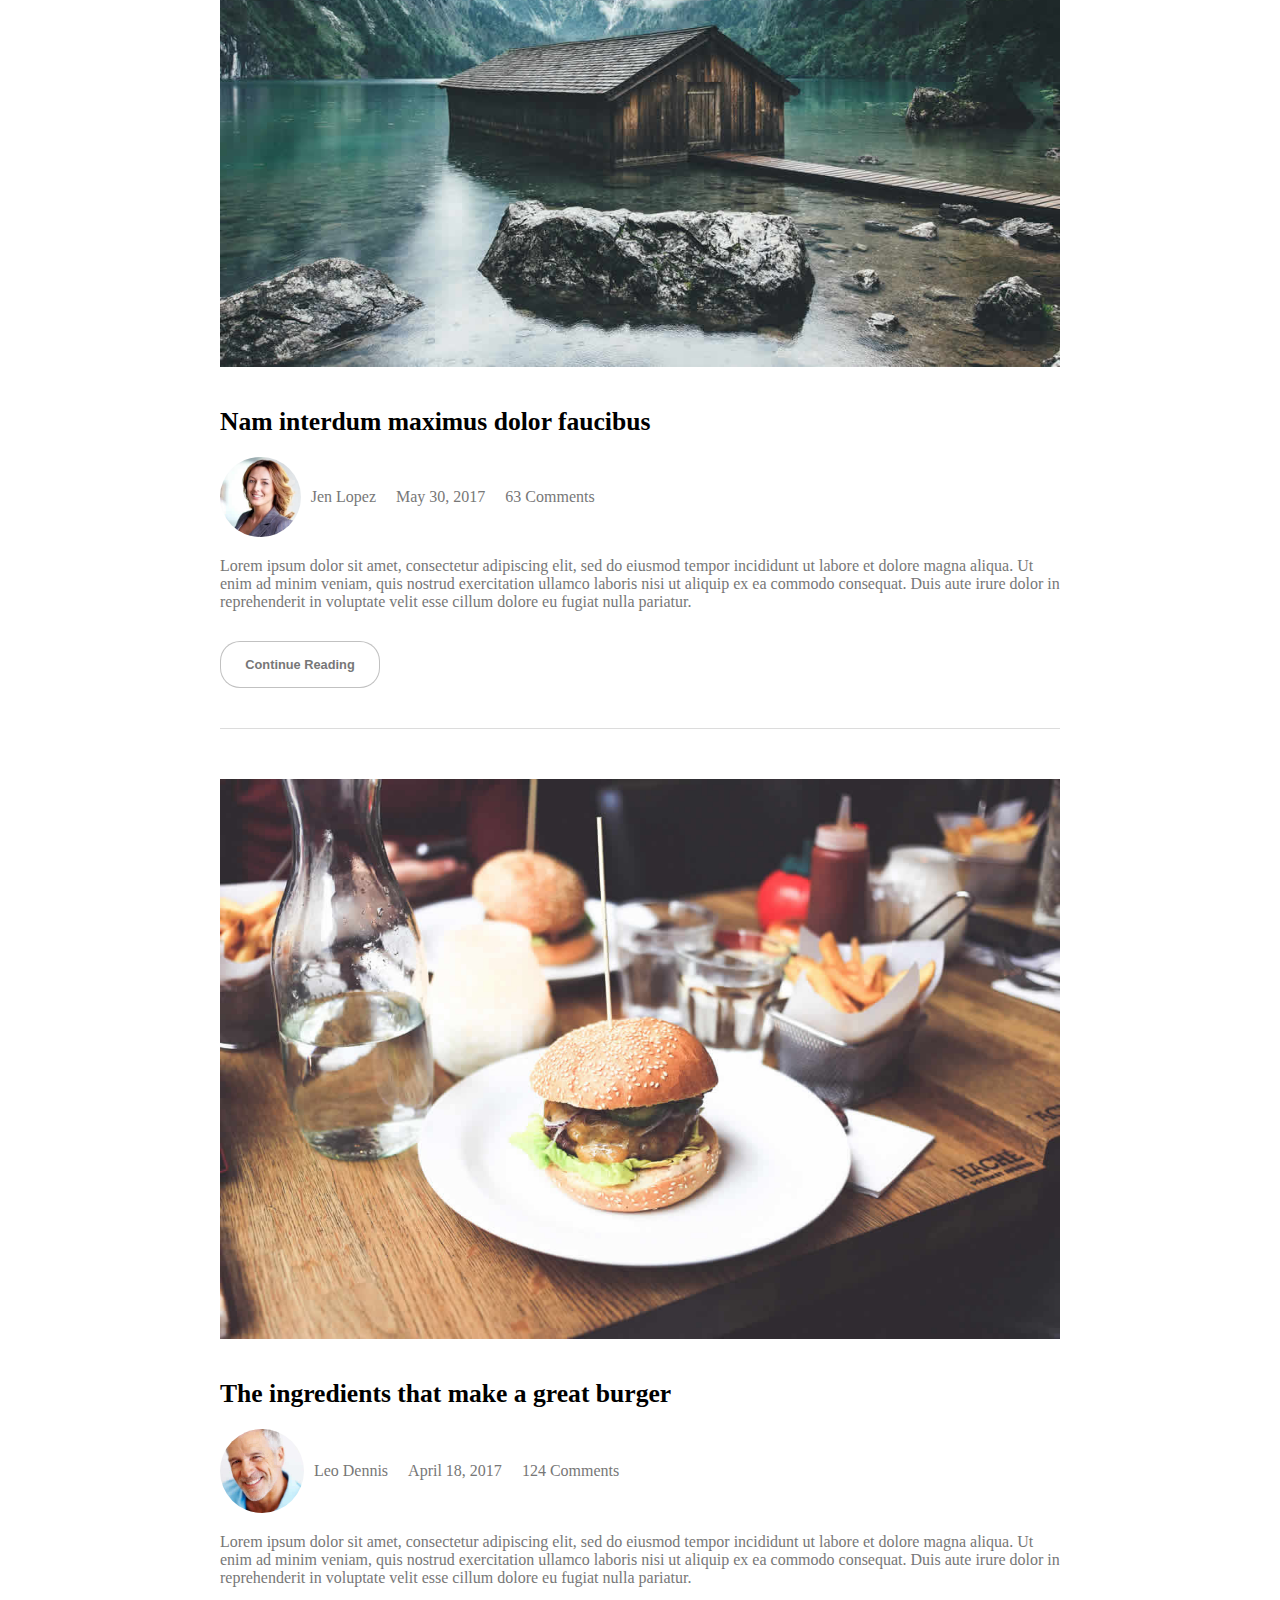
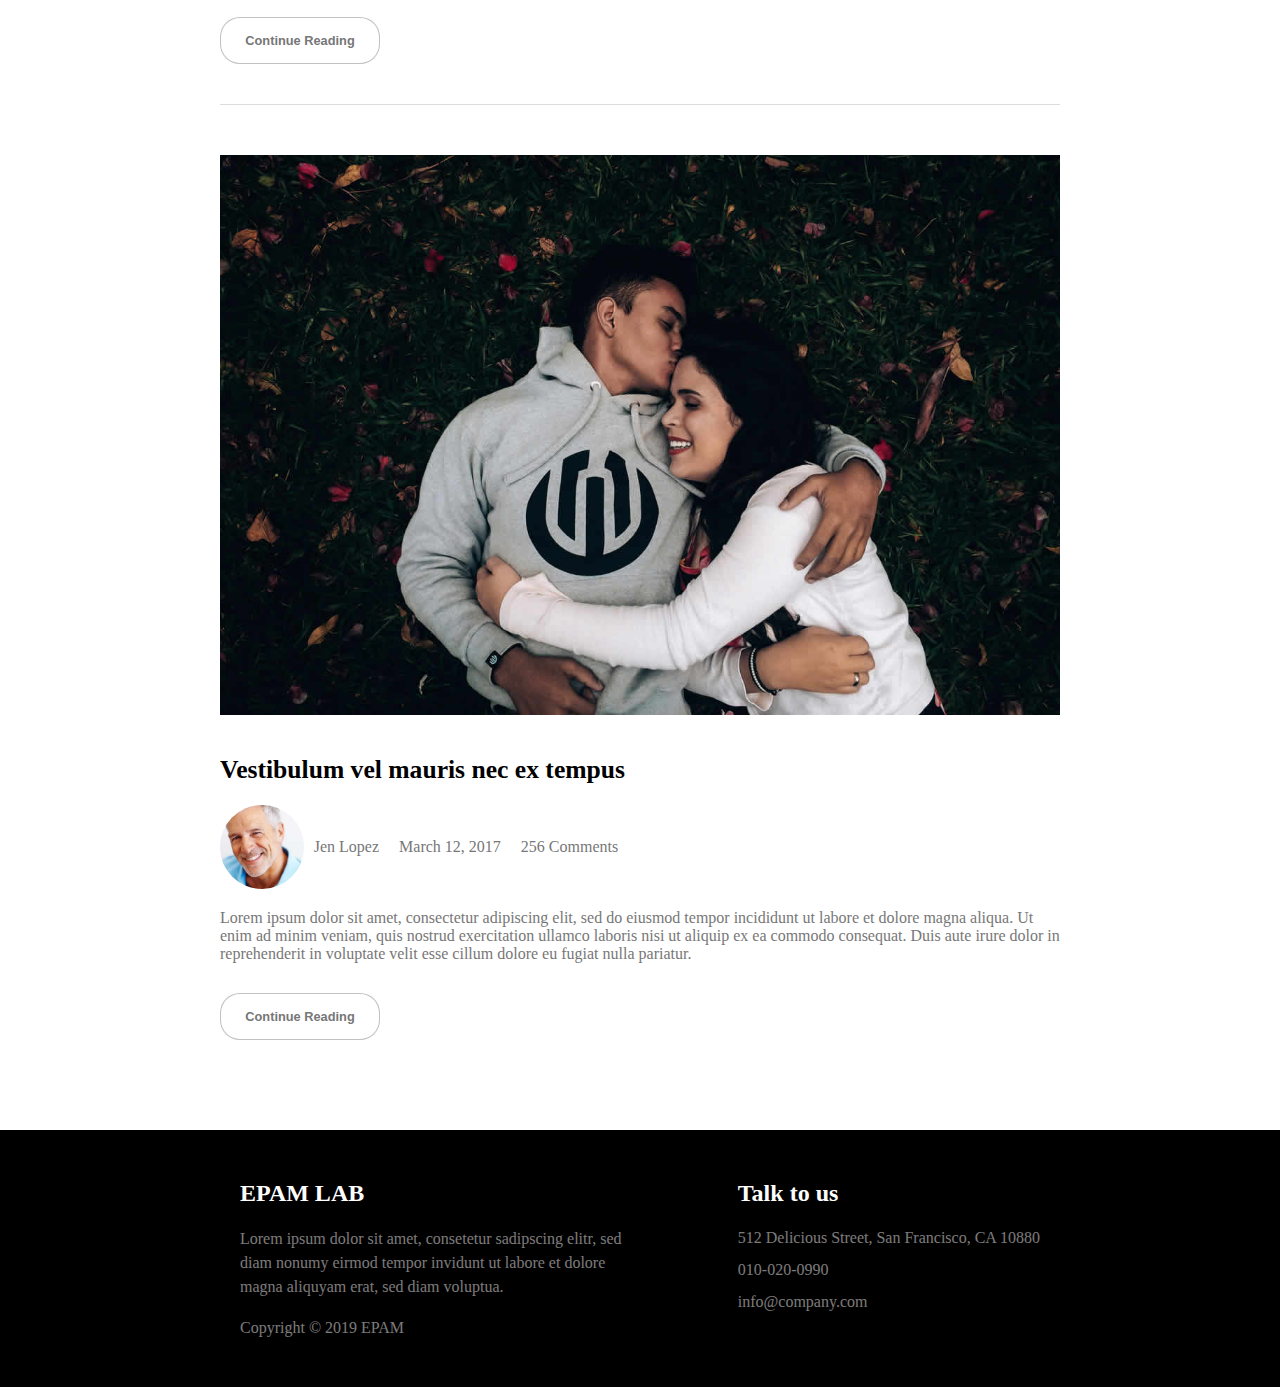
<file: FL12_HW4/homework/index.html>
<!DOCTYPE html>
<html lang="zxx">
<head>
    <meta charset="UTF-8">
    <meta name="viewport" content="width=device-width, initial-scale=1.0">
    <meta http-equiv="X-UA-Compatible" content="ie=edge">
    <title>HW4-Layouts</title>
    <link rel="stylesheet" href="css/style.css">
</head>
<body>
    <div class = "wrapper">
        <header class = "header-wrap">
            <div class = "header-logo">Front-end lab</div>
            <nav class = "header-nav">
                <ul class = "header-nav-menu">
                    <li><a href = "#">Home</a></li>
                    <li><a href = "#">About</a></li>
                    <li><a href = "#">Gallery</a></li>
                    <li><a href = "#">Contact</a></li>
                </ul>
            </nav>
        </header>
        <div class = "all-content">
            <section class = "info-content">
                <h2 class = "info-content-heading">Hello! This is Front-end Lab.</h2>
                <span class = "info-content-text">EPAM Front-end Lab</span>
                <button class = "info-content-button">Discover More</button>
            </section>
            <main class = "main-article">
                <article class = "main-article-first">
                    <img src="img/blog-image1.jpg" alt="lady on the bridge">
                    <h2 class = "main-article-heading">We Help You To Make Front-end Great Again</h2>
                    <div class = "main-article-bloger">
                        <img class = "main-article-bloger-photo" src="img/author-image1.jpg" alt="photo of user">
                        <span >
                            Jen Lopez
                        </span>
                        <span>
                            July 22, 2017
                        </span>
                        <span>
                            35 Comments
                        </span>
                    </div>
                    <p class = "main-article-bloger-text">Lorem ipsum dolor sit amet, consectetur adipiscing elit, sed do eiusmod tempor incididunt ut labore et dolore magna aliqua. Ut  
                        enim ad minim veniam, quis nostrud exercitation ullamco laboris nisi ut aliquip ex ea commodo consequat. Duis aute irure dolor in 
                        reprehenderit in voluptate velit esse cillum dolore eu fugiat nulla pariatur. 
                    </p>
                    <button class = "main-article-button">Continue Reading</button>    
                </article>
                <article class = "main-article-second">
                    <img src="img/blog-image2.jpg" alt="car and lady">
                    <h2 class = "main-article-heading">In pretium tellus et ante accumsan</h2>
                    <div class = "main-article-bloger">
                        <img class = "main-article-bloger-photo" src="img/author-image2.jpg" alt="photo of user">
                        <span >
                            Leo Dennis
                        </span>
                        <span>
                            June 10, 2017
                        </span>
                        <span>
                            48 Comments
                        </span>
                    </div>
                    <p class = "main-article-bloger-text">Lorem ipsum dolor sit amet, consectetur adipiscing elit, sed do eiusmod tempor incididunt ut labore et dolore magna aliqua. Ut  
                        enim ad minim veniam, quis nostrud exercitation ullamco laboris nisi ut aliquip ex ea commodo consequat. Duis aute irure dolor in 
                        reprehenderit in voluptate velit esse cillum dolore eu fugiat nulla pariatur. 
                    </p>
                    <button class = "main-article-button">Continue Reading</button>
                </article>
                <article class = "main-article-third">
                    <img src="img/blog-image3.jpg" alt="house in the lake">
                    <h2 class = "main-article-heading">Nam interdum maximus dolor faucibus</h2>
                    <div class = "main-article-bloger">
                        <img class = "main-article-bloger-photo" src="img/author-image1.jpg" alt="photo of user">
                        <span >
                            Jen Lopez
                        </span>
                        <span>
                            May 30, 2017
                        </span>
                        <span>
                            63 Comments
                        </span>
                    </div>
                    <p class = "main-article-bloger-text">Lorem ipsum dolor sit amet, consectetur adipiscing elit, sed do eiusmod tempor incididunt ut labore et dolore magna aliqua. Ut  
                        enim ad minim veniam, quis nostrud exercitation ullamco laboris nisi ut aliquip ex ea commodo consequat. Duis aute irure dolor in 
                        reprehenderit in voluptate velit esse cillum dolore eu fugiat nulla pariatur. 
                    </p>
                    <button class = "main-article-button">Continue Reading</button> 
                </article>
                <article class = "main-article-fourth">
                    <img src="img/blog-image4.jpg" alt="burger">
                    <h2 class = "main-article-heading">The ingredients that make a great burger</h2>
                    <div class = "main-article-bloger">
                        <img class = "main-article-bloger-photo" src="img/author-image2.jpg" alt="photo of user">
                        <span >
                            Leo Dennis
                        </span>
                        <span>
                            April 18, 2017
                        </span>
                        <span>
                            124 Comments
                        </span>
                    </div>
                    <p class = "main-article-bloger-text">Lorem ipsum dolor sit amet, consectetur adipiscing elit, sed do eiusmod tempor incididunt ut labore et dolore magna aliqua. Ut  
                        enim ad minim veniam, quis nostrud exercitation ullamco laboris nisi ut aliquip ex ea commodo consequat. Duis aute irure dolor in 
                        reprehenderit in voluptate velit esse cillum dolore eu fugiat nulla pariatur. 
                    </p>
                    <button class = "main-article-button">Continue Reading</button>   
                </article>
                <article class = "main-article-fifth">
                    <img src="img/blog-image5.jpg" alt="burger">
                    <h2 class = "main-article-heading">Vestibulum vel mauris nec ex tempus</h2>
                    <div class = "main-article-bloger">
                        <img class = "main-article-bloger-photo" src="img/author-image2.jpg" alt="pair">
                        <span >
                            Jen Lopez
                        </span>
                        <span>
                            March 12, 2017
                        </span>
                        <span>
                            256 Comments
                        </span>
                    </div>
                    <p class = "main-article-bloger-text">Lorem ipsum dolor sit amet, consectetur adipiscing elit, sed do eiusmod tempor incididunt ut labore et dolore magna aliqua. Ut  
                        enim ad minim veniam, quis nostrud exercitation ullamco laboris nisi ut aliquip ex ea commodo consequat. Duis aute irure dolor in 
                        reprehenderit in voluptate velit esse cillum dolore eu fugiat nulla pariatur. 
                    </p>
                    <button class = "main-article-button">Continue Reading</button>
                </article>
            </main>
            <footer class = "footer">
                <div class = "footer-wrap">
                    <div class = "footer-info">
                        <h1>EPAM LAB</h1>
                        <p class = "footer-info-text">Lorem ipsum dolor sit amet, consetetur sadipscing elitr, sed
                            diam nonumy eirmod tempor invidunt ut labore et dolore 
                            magna aliquyam erat, sed diam voluptua.</p>
                        <p class = "footer-info-copyright">Copyright &copy; 2019 EPAM</p>
                    </div>
                    <div class = "contact">
                        <h1>Talk to us</h1>
                        <p>512 Delicious Street, San Francisco, CA 10880</p>
                        <p>010-020-0990</p>
                        <p>info@company.com</p>
                    </div>
                </div>   
            </footer>
        </div>   
    </div> 
</body>
</html>
</file>
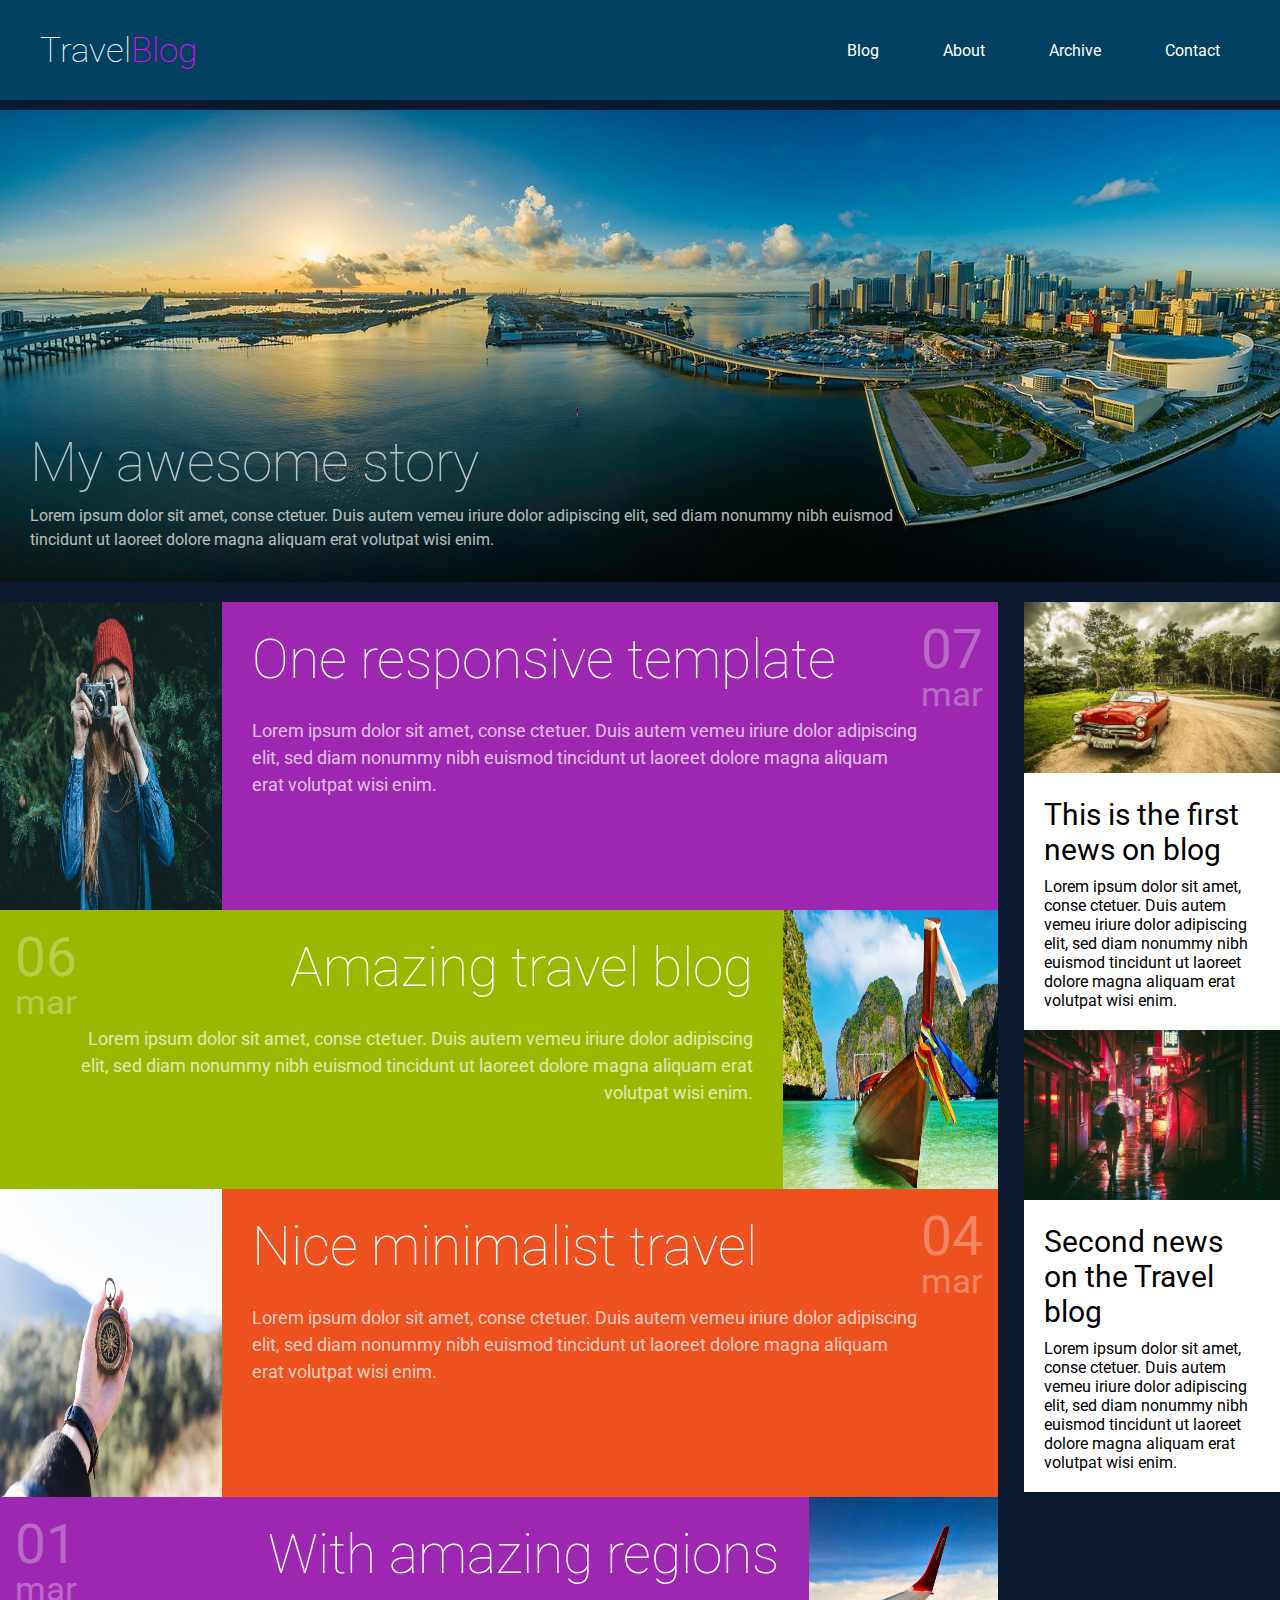
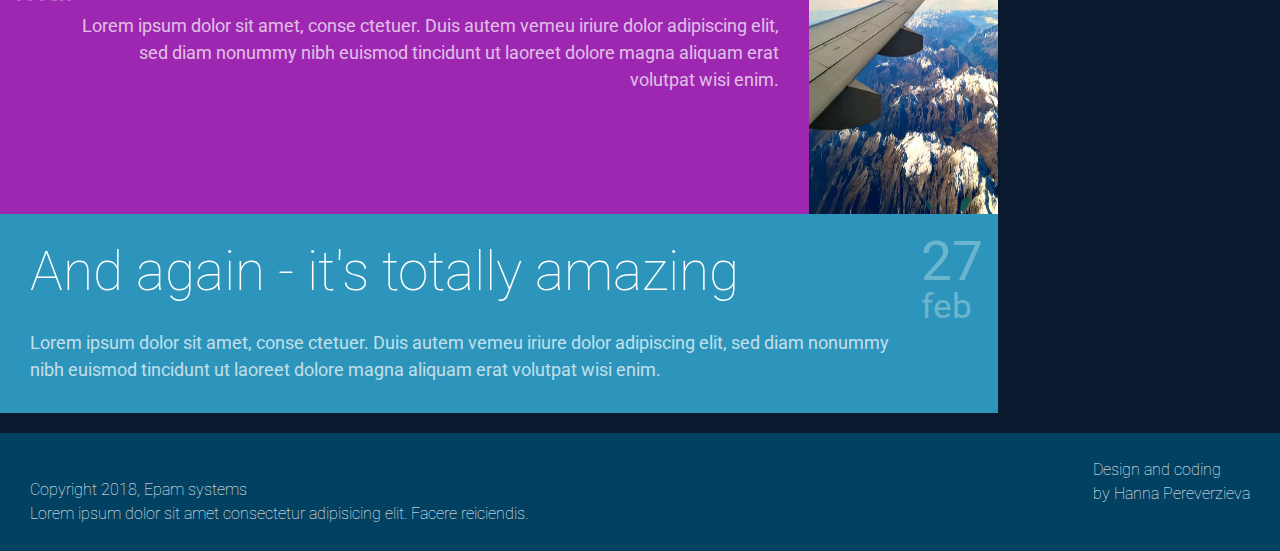
<file: FL12_HW5/homework/index.html>
<!DOCTYPE html>
<html lang="zxx">
<head>
  <meta charset="UTF-8">
  <meta name="viewport" content="width=device-width, initial-scale=1.0">
  <meta http-equiv="X-UA-Compatible" content="ie=edge">
  <link rel="stylesheet" href="css/styles.css">
  <link href='https://fonts.googleapis.com/css?family=Roboto:400,100,300,700&subset=latin,latin-ext' rel='stylesheet' type='text/css'>      
  <title>Responsive</title>
</head>
<body>
  <!-- Your code goes here -->
  <header class = "container">
    

    <div class = "head">
      <div class = "burger-icon">
        <div class = "burger-icon-first-line"></div>
        <div class = "burger-icon-second-line"></div>
        <div class = "burger-icon-third-line"></div>
      </div>
      <p><span>Travel</span><span>Blog</span></p>
      <nav >
        <ul class = "head-menu">
          <li><a href = "#">Blog</a></li>
          <li><a href = "#">About</a></li>
          <li><a href = "#">Archive</a></li>
          <li><a href = "#">Contact</a></li>
        </ul>
      </nav>
    </div>
    
    <section class = "header-section">
      <h1>My awesome story</h1>
      <p>Lorem ipsum dolor sit amet, conse ctetuer. Duis autem vemeu 
        iriure dolor adipiscing elit, sed diam nonummy nibh euismod 
        tincidunt ut laoreet dolore magna aliquam erat volutpat wisi enim.</p>
    </section>

  </header>
  
  <main class = "container flex-content">
    <div class = "container-articles">
      <div class = "post post-one">
        <div class = "post-image"></div>
        <article class = "post-article">
          <div class = "post-article-text">
            <h2> And again - it's totally amazing</h2>
            <p>Lorem ipsum dolor sit amet, conse 
              ctetuer. Duis autem vemeu iriure dolor 
              adipiscing elit, sed diam nonummy nibh 
              euismod tincidunt ut laoreet dolore 
              magna aliquam erat volutpat wisi enim.
            </p> 
          </div>
          <div class = "post-text-heading-date">
              <span>27</span>
              <span>feb</span>
          </div>
        </article>
      </div>
      <div class = "post post-two">
        <div class = "post-image"><img src = "img/post4.jpg" alt = "airplane wing"></div>
        <article class = "post-article">
          <div class = "post-article-text">
            <h2> With amazing regions</h2>
            <p>Lorem ipsum dolor sit amet, conse 
              ctetuer. Duis autem vemeu iriure dolor 
              adipiscing elit, sed diam nonummy nibh 
              euismod tincidunt ut laoreet dolore 
              magna aliquam erat volutpat wisi enim.
            </p> 
          </div>
          <div class = "post-text-heading-date">
              <span>01</span>
              <span>mar</span>
          </div>
        </article>
      </div>
      <div class = "post post-three">
        <div class = "post-image"><img src = "img/post3.jpg" alt = "compas"></div>
        <article class = "post-article">
          <div class = "post-article-text">
            <h2> Nice minimalist travel</h2>
            <p>Lorem ipsum dolor sit amet, conse 
              ctetuer. Duis autem vemeu iriure dolor 
              adipiscing elit, sed diam nonummy nibh 
              euismod tincidunt ut laoreet dolore 
              magna aliquam erat volutpat wisi enim.
            </p> 
          </div>
          <div class = "post-text-heading-date">
              <span>04</span>
              <span>mar</span>
          </div>
        </article>
      </div>
      <div class = "post post-four">
        <div class = "post-image"><img src = "img/post2.jpg" alt = "ship"></div>
        <article class = "post-article">
          <div class = "post-article-text">
            <h2> Amazing travel blog</h2>
            <p>Lorem ipsum dolor sit amet, conse 
              ctetuer. Duis autem vemeu iriure dolor 
              adipiscing elit, sed diam nonummy nibh 
              euismod tincidunt ut laoreet dolore 
              magna aliquam erat volutpat wisi enim.
            </p> 
          </div>
          <div class = "post-text-heading-date">
              <span>06</span>
              <span>mar</span>
          </div>
        </article>
      </div>
      <div class = "post post-five">
        <div class = "post-image"><img src = "img/post1.jpg" alt = "girl with photocamera"></div>
        <article class = "post-article">
          <div class = "post-article-text">
            <h2> One responsive template</h2>
            <p>Lorem ipsum dolor sit amet, conse 
              ctetuer. Duis autem vemeu iriure dolor 
              adipiscing elit, sed diam nonummy nibh 
              euismod tincidunt ut laoreet dolore 
              magna aliquam erat volutpat wisi enim.
            </p> 
          </div>
          <div class = "post-text-heading-date">
              <span>07</span>
              <span>mar</span>
          </div>
        </article>
      </div>
      </div>
      
       <div class = "container-news">
      <article class = "container-news-one news">
        <img src = "img/news1.jpg" alt = "news 1">
        <h2>This is the first news on blog</h2>
        <p>Lorem ipsum dolor sit amet, conse ctetuer. Duis autem vemeu iriure 
          dolor adipiscing elit, sed diam nonummy nibh euismod 
          tincidunt ut laoreet dolore magna aliquam erat volutpat wisi enim.</p>

      </article>
      <article class = "container-news-two news">
        <img src = "img/news2.jpg" alt = "news 2">
        <h2>Second news on the Travel blog</h2>
        <p>Lorem ipsum dolor sit amet, conse ctetuer. Duis autem vemeu iriure 
          dolor adipiscing elit, sed diam nonummy nibh euismod 
          tincidunt ut laoreet dolore magna aliquam erat volutpat wisi enim.</p>
      </article>
    </div>
  </main>
  <footer class = "container footer-block">
    <div>
      <span>Copyright 2018, Epam systems</span> <br>
      <span>Lorem ipsum dolor sit amet consectetur adipisicing elit. Facere reiciendis.</span>
    </div>
    <div>
      <span>Design and coding</span><br>
      <span>by Hanna Pereverzieva</span>
    </div>
  </footer>
</body>
</html>
</file>
<file: FL12_HW1/homework/style.css>
html,body,div,span,applet,object,iframe,h1,h2,h3,h4,h5,h6,p,blockquote,pre,a,abbr,acronym,address,big,cite,code,del,dfn,em,font,img,ins,kbd,q,s,samp,small,strike,strong,sub,sup,tt,var,b,u,i,center,dl,dt,dd,ol,ul,li,fieldset,form,label,legend,table,caption,tbody,tfoot,thead,tr,th,td{background:transparent;border:0;margin:0;padding:0;vertical-align:baseline}body{line-height:1}h1,h2,h3,h4,h5,h6{clear:both;font-weight:normal}ol,ul{list-style:none}blockquote{quotes:none}blockquote:before,blockquote:after{content:'';content:none}del{text-decoration:line-through}table{border-collapse:collapse;border-spacing:0}a img{border:0}#container{float:left;margin:0 -240px 0 0;width:100%}#primary,#secondary{float:right;overflow:hidden;width:220px}#secondary{clear:right}#footer{clear:both;width:100%}.one-column #content{margin:0 auto;width:640px}.single-attachment #content{margin:0 auto;width:900px}body,input,textarea,.page-title span,.pingback a.url{font-family:Georgia,"Bitstream Charter",serif}h3#comments-title,h3#reply-title,#access .menu,#access div.menu ul,#cancel-comment-reply-link,.form-allowed-tags,#site-info,#site-title,#wp-calendar,.comment-meta,.comment-body tr th,.comment-body thead th,.entry-content label,.entry-content tr th,.entry-content thead th,.entry-meta,.entry-title,.entry-utility,#respond label,.navigation,.page-title,.pingback p,.reply,.widget-title,.wp-caption-text{font-family:"Helvetica Neue",Arial,Helvetica,"Nimbus Sans L",sans-serif}input[type="submit"]{font-family:"Helvetica Neue",Arial,Helvetica,"Nimbus Sans L",sans-serif}pre{font-family:"Courier 10 Pitch",Courier,monospace}code{font-family:Monaco,Consolas,"Andale Mono","DejaVu Sans Mono",monospace}#access .menu-header,div.menu,#colophon,#branding,#main,#wrapper{margin:0 auto;width:940px}#wrapper{background:#fff;margin-top:20px;padding:0 20px}#footer-widget-area{overflow:hidden}#footer-widget-area .widget-area{float:left;margin-right:20px;width:220px}#footer-widget-area #fourth{margin-right:0}#site-info{float:left;font-size:14px;font-weight:bold;width:700px}#site-generator{float:right;width:220px}body{background:#f1f1f1}body,input,textarea{color:#666;font-size:12px;line-height:18px}hr{background-color:#e7e7e7;border:0;clear:both;height:1px;margin-bottom:18px}p{margin-bottom:18px}ul{list-style:square;margin:0 0 18px 1.5em}ol{list-style:decimal;margin:0 0 18px 1.5em}ol ol{list-style:upper-alpha}ol ol ol{list-style:lower-roman}ol ol ol ol{list-style:lower-alpha}ul ul,ol ol,ul ol,ol ul{margin-bottom:0}dl{margin:0 0 24px 0}dt{font-weight:bold}dd{margin-bottom:18px}strong{font-weight:bold}cite,em,i{font-style:italic}big{font-size:131.25%}ins{background:#ffc;text-decoration:none}blockquote{font-style:italic;padding:0 3em}blockquote cite,blockquote em,blockquote i{font-style:normal}pre{background:#f7f7f7;color:#222;line-height:18px;margin-bottom:18px;overflow:auto;padding:1.5em}abbr,acronym{cursor:help}sup,sub{height:0;line-height:1;position:relative;vertical-align:baseline}sup{bottom:1ex}sub{top:.5ex}small{font-size:smaller}input{margin-bottom:10px}input[type="text"],input[type="password"],input[type="email"],input[type="url"],input[type="number"],textarea{background:#f9f9f9;border:1px solid #ccc;box-shadow:inset 1px 1px 1px rgba(0,0,0,0.1);-moz-box-shadow:inset 1px 1px 1px rgba(0,0,0,0.1);-webkit-box-shadow:inset 1px 1px 1px rgba(0,0,0,0.1);padding:2px}a:link{color:#06c}a:visited{color:#743399}a:active,a:hover{color:#ff4b33}.screen-reader-text{clip:rect(1px,1px,1px,1px);overflow:hidden;position:absolute !important;height:1px;width:1px}#header{padding:30px 0 0 0}#site-title{float:left;font-size:30px;line-height:36px;margin:0 0 18px 0;width:700px}#site-title a{color:#000;font-weight:bold;text-decoration:none}#site-description{color:#000;clear:right;float:right;font-style:italic;margin:15px 0 18px 0;opacity:.65;width:220px}#branding img{border-top:4px solid #000;border-bottom:1px solid #000;display:block;float:left}#access{background:#000;display:block;float:left;margin:0 auto;width:940px}#access .menu-header,div.menu{font-size:13px;margin-left:12px;width:928px}#access .menu-header ul,div.menu ul{list-style:none;margin:0}#access .menu-header li,div.menu li{float:left;position:relative}#access a{color:#aaa;display:block;line-height:38px;padding:0 10px;text-decoration:none}#access ul ul{box-shadow:0 3px 3px rgba(0,0,0,0.2);-moz-box-shadow:0 3px 3px rgba(0,0,0,0.2);-webkit-box-shadow:0 3px 3px rgba(0,0,0,0.2);display:none;position:absolute;top:38px;left:0;float:left;width:180px;z-index:99999}#access ul ul li{min-width:180px}#access ul ul ul{left:100%;top:0}#access ul ul a{background:#333;line-height:1em;padding:10px;width:160px;height:auto}#access li:hover>a,#access ul ul:hover>a{background:#333;color:#fff}#access ul li:hover>ul{display:block}#access ul li.current_page_item>a,#access ul li.current_page_ancestor>a,#access ul li.current-menu-ancestor>a,#access ul li.current-menu-item>a,#access ul li.current-menu-parent>a{color:#fff}* html #access ul li.current_page_item a,* html #access ul li.current_page_ancestor a,* html #access ul li.current-menu-ancestor a,* html #access ul li.current-menu-item a,* html #access ul li.current-menu-parent a,* html #access ul li a:hover{color:#fff}#main{clear:both;overflow:hidden;padding:40px 0 0 0}#content{margin-bottom:36px}#content,#content input,#content textarea{color:#333;font-size:16px;line-height:24px}#content p,#content ul,#content ol,#content dd,#content pre,#content hr{margin-bottom:24px}#content ul ul,#content ol ol,#content ul ol,#content ol ul{margin-bottom:0}#content pre,#content kbd,#content tt,#content var{font-size:15px;line-height:21px}#content code{font-size:13px}#content dt,#content th{color:#000}#content h1,#content h2,#content h3,#content h4,#content h5,#content h6{color:#000;line-height:1.5em;margin:0 0 20px 0}#content table{border:1px solid #e7e7e7;margin:0 -1px 24px 0;text-align:left;width:100%}#content tr th,#content thead th{color:#777;font-size:12px;font-weight:bold;line-height:18px;padding:9px 24px;border-right:1px solid #e7e7e7}#content tr td{border-top:1px solid #e7e7e7;padding:6px 24px;border-right:1px solid #e7e7e7}#content tr.odd td{background:#f2f7fc}.hentry{margin:0 0 48px 0}.home .sticky{background:#f2f7fc;border-top:4px solid #000;margin-left:-20px;margin-right:-20px;padding:18px 20px}.single .hentry{margin:0 0 36px 0}.page-title{color:#000;font-size:14px;font-weight:bold;margin:0 0 36px 0}.page-title span{color:#333;font-size:16px;font-style:italic;font-weight:normal}.page-title a:link,.page-title a:visited{color:#777;text-decoration:none}.page-title a:active,.page-title a:hover{color:#ff4b33}#content .entry-title{color:#000;font-size:21px;font-weight:bold;line-height:1.3em;margin-bottom:0}.entry-title a:link,.entry-title a:visited{color:#000;text-decoration:none}.entry-title a:active,.entry-title a:hover{color:#ff4b33}.entry-meta{color:#777;font-size:12px}.entry-meta abbr,.entry-utility abbr{border:0}.entry-meta abbr:hover,.entry-utility abbr:hover{border-bottom:1px dotted #666}.single-author .by-author{position:absolute !important;clip:rect(1px 1px 1px 1px);clip:rect(1px,1px,1px,1px)}.entry-content,.entry-summary{clear:both;padding:12px 0 0 0}.entry-content .more-link{white-space:nowrap}#content .entry-summary p:last-child{margin-bottom:12px}.entry-content fieldset{border:1px solid #e7e7e7;margin:0 0 24px 0;padding:24px}.entry-content fieldset legend{background:#fff;color:#000;font-weight:bold;padding:0 24px}.entry-content input{margin:0 0 24px 0}.entry-content input.file,.entry-content input.button{margin-right:24px}.entry-content label{color:#777;font-size:12px}.entry-content select{margin:0 0 24px 0}.entry-content sup,.entry-content sub{font-size:10px}.entry-content blockquote.left{float:left;margin-left:0;margin-right:24px;text-align:right;width:33%}.entry-content blockquote.right{float:right;margin-left:24px;margin-right:0;text-align:left;width:33%}.page-link{clear:both;color:#000;font-weight:bold;line-height:48px;word-spacing:.5em}.page-link a:link,.page-link a:visited{background:#f1f1f1;color:#333;font-weight:normal;padding:.5em .75em;text-decoration:none}.home .sticky .page-link a{background:#d9e8f7}.page-link a:active,.page-link a:hover{color:#ff4b33}body.page .edit-link{clear:both;display:block}#entry-author-info{background:#f2f7fc;border-top:4px solid #000;clear:both;font-size:14px;line-height:20px;margin:24px 0;overflow:hidden;padding:18px 20px}#entry-author-info #author-avatar{background:#fff;border:1px solid #e7e7e7;float:left;height:60px;margin:0 -104px 0 0;padding:11px}#entry-author-info #author-description{float:left;margin:0 0 0 104px}#entry-author-info h2{color:#000;font-size:100%;font-weight:bold;margin-bottom:0}.entry-utility{clear:both;color:#777;font-size:12px;line-height:18px}.entry-meta a,.entry-utility a{color:#777}.entry-meta a:hover,.entry-utility a:hover{color:#ff4b33}#content .video-player{padding:0}.format-standard .wp-video,.format-standard .wp-audio-shortcode,.format-audio .wp-audio-shortcode,.format-standard .video-player{margin-bottom:24px}.home #content .format-aside p,.home #content .category-asides p{font-size:14px;line-height:20px;margin-bottom:10px;margin-top:0}.format-gallery .size-thumbnail img,.category-gallery .size-thumbnail img{border:10px solid #f1f1f1;margin-bottom:0}.format-gallery .gallery-thumb,.category-gallery .gallery-thumb{float:left;margin-right:20px;margin-top:-4px}.home #content .format-gallery .entry-utility,.home #content .category-gallery .entry-utility{padding-top:4px}.attachment .entry-content .entry-caption{font-size:140%;margin-top:24px}.attachment .entry-content .nav-previous a:before{content:'\2190\00a0'}.attachment .entry-content .nav-next a:after{content:'\00a0\2192'}#content img.size-auto,#content img.size-full,#content img.size-large,#content img.size-medium,#content .entry-attachment img,#content .widget-container img{max-width:100%;height:auto}#ie8 #content img.size-auto,#ie8 #content img.size-full,#ie8 #content img.size-large,#ie8 #content img.size-medium,#ie8 #content .entry-attachment img{width:auto}.alignleft,img.alignleft{display:inline;float:left;margin-right:24px;margin-top:4px}.alignright,img.alignright{display:inline;float:right;margin-left:24px;margin-top:4px}.aligncenter,img.aligncenter{clear:both;display:block;margin-left:auto;margin-right:auto}img.alignleft,img.alignright,img.aligncenter{margin-bottom:12px}.wp-caption{background:#f1f1f1;line-height:18px;margin-bottom:20px;max-width:100%;padding:4px;text-align:center}.wp-caption img{margin:5px 5px 0;max-width:622px}.wp-caption p.wp-caption-text{color:#777;font-size:12px;margin:5px}.wp-smiley{margin:0}.gallery{margin:0 auto 18px}.gallery .gallery-item{float:left;margin-top:0;text-align:center}.gallery-columns-1 .gallery-item{width:100%}.gallery-columns-2 .gallery-item{width:50%}.gallery-columns-3 .gallery-item{width:33%}.gallery-columns-4 .gallery-item{width:25%}.gallery-columns-5 .gallery-item{width:20%}.gallery-columns-6 .gallery-item{width:16%}.gallery-columns-7 .gallery-item{width:14%}.gallery-columns-8 .gallery-item{width:12%}.gallery-columns-9 .gallery-item{width:11%}.gallery-columns-1 img{max-width:620px}.gallery-columns-2 img{max-width:288px}.gallery-columns-3 img{max-width:177px}.gallery-columns-4 img{max-width:122px}.gallery-columns-5 img{max-width:88px}.gallery-columns-6 img{max-width:66px}.gallery-columns-7 img{max-width:50px}.gallery-columns-8 img{max-width:39px}.gallery-columns-9 img{max-width:29px}.gallery-item img{height:auto}.gallery-columns-2 .attachment-medium{max-width:92%;height:auto}.gallery-columns-4 .attachment-thumbnail{max-width:84%;height:auto}.gallery .gallery-caption{color:#777;font-size:12px;margin:0 0 12px}.gallery dl{margin:0}.gallery img{border:10px solid #f1f1f1}.gallery br+br{display:none}#content .entry-attachment img{display:block;margin:0 auto}.navigation{color:#777;font-size:12px;line-height:18px;overflow:hidden}.navigation a:link,.navigation a:visited{color:#777;text-decoration:none}.navigation a:active,.navigation a:hover{color:#ff4b33}.nav-previous{float:left;width:50%}.nav-next{float:right;text-align:right;width:50%}#nav-above{margin:0 0 18px 0}#nav-above{display:none}.paged #nav-above,.single #nav-above{display:block}#nav-below{margin:-18px 0 0 0}#comments{clear:both}#comments .navigation{padding:0 0 18px 0}h3#comments-title,h3#reply-title{color:#000;font-size:20px;font-weight:bold;margin-bottom:0}h3#comments-title{padding:24px 0}.commentlist{list-style:none;margin:0}.commentlist li.comment{border-bottom:1px solid #e7e7e7;line-height:24px;margin:0 0 24px 0;padding:0 0 0 56px;position:relative}.commentlist li:last-child{border-bottom:0;margin-bottom:0}#comments .comment-body ul,#comments .comment-body ol{margin-bottom:18px}#comments .comment-body p:last-child{margin-bottom:6px}#comments .comment-body blockquote p:last-child{margin-bottom:24px}.commentlist ol{list-style:decimal}.commentlist .avatar{position:absolute;top:4px;left:0}.comment-author cite{color:#000;font-style:normal;font-weight:bold}.comment-author .says{font-style:italic}.comment-meta{font-size:12px;margin:0 0 18px 0}.comment-meta a:link,.comment-meta a:visited{color:#777;text-decoration:none}.comment-meta a:active,.comment-meta a:hover{color:#ff4b33}.commentlist .bypostauthor>div{background:#f2f7fc;border-top:4px solid #000;margin-bottom:10px;padding:10px 0 0 20px}.reply{font-size:12px;padding:0 0 24px 0}.reply a,a.comment-edit-link{color:#777}.reply a:hover,a.comment-edit-link:hover{color:#ff4b33}.commentlist .children{list-style:none;margin:0}.commentlist .children li{border:0;margin:0}.nopassword,.nocomments{display:none}#comments .pingback{border-bottom:1px solid #e7e7e7;margin-bottom:18px;padding-bottom:18px}.commentlist li.comment+li.pingback{margin-top:-6px}#comments .pingback p{color:#777;display:block;font-size:12px;line-height:18px;margin:0}#comments .pingback .url{font-size:13px;font-style:italic}input[type="submit"]{color:#333}form{text-align:right}input{width:200px}#respond{border-top:1px solid #e7e7e7;margin:24px 0;overflow:hidden;position:relative}#respond p{margin:0}#respond .comment-notes{margin-bottom:1em}.form-allowed-tags{line-height:1em}.children #respond{margin:0 48px 0 0}h3#reply-title{margin:18px 0}#comments-list #respond{margin:0 0 18px 0}#comments-list ul #respond{margin:0}#cancel-comment-reply-link{font-size:12px;font-weight:normal;line-height:18px}#respond .required{color:#ff4b33;font-weight:bold}#respond label{color:#777;font-size:12px}#respond input{margin:0 0 9px;width:98%}#respond textarea{width:98%}#respond .form-allowed-tags{color:#777;font-size:12px;line-height:18px}#respond .form-allowed-tags code{font-size:11px}#respond .form-submit{margin:12px 0}#respond .form-submit input{font-size:14px;width:auto}.widget-area ul{list-style:none;margin-left:0}.widget-area ul ul{list-style:square;margin-left:1.3em}.widget-area select{max-width:100%}.widget_search #s{width:60%}.widget_search label{display:none}.widget-container{word-wrap:break-word;-webkit-hyphens:auto;-moz-hyphens:auto;hyphens:auto;margin:0 0 18px 0}.widget-container .wp-caption img{margin:auto}.widget-container.widget_image .wp-caption{width:auto}.widget-container.widget_image .wp-caption img{margin-left:-8px}.widget-title{color:#222;font-size:14px;font-weight:bold}.widget-area a:link,.widget-area a:visited{text-decoration:none}.widget-area a:active,.widget-area a:hover{text-decoration:underline}.widget-area .entry-meta{font-size:11px}#wp_tag_cloud div{line-height:1.6em}#wp-calendar{width:100%}#wp-calendar caption{color:#222;font-size:14px;font-weight:bold;padding-bottom:4px;text-align:left}#wp-calendar thead{font-size:11px}#wp-calendar tbody{color:#aaa}#wp-calendar tbody td{background:#f5f5f5;border:1px solid #fff;padding:3px 0 2px;text-align:center}#wp-calendar tbody .pad{background:0}#wp-calendar tfoot #next{text-align:right}.widget_rss a.rsswidget{color:#000}.widget_rss a.rsswidget:hover{color:#ff4b33}.widget_rss .widget-title img{width:11px;height:11px}#main .widget-area ul{margin-left:0;padding:0 20px 0 0}#main .widget-area ul ul{border:0;margin-left:1.3em;padding:0}#main .widget-container.music-player ul{margin:0}#footer{margin-bottom:20px}#colophon{border-top:4px solid #000;margin-top:-4px;overflow:hidden;padding:18px 0}#site-info{font-weight:bold}#site-info a{color:#000;text-decoration:none}#site-generator{font-style:italic;position:relative}#site-generator a{background:url(images/wordpress.png) center left no-repeat;color:#666;display:inline-block;line-height:16px;padding-left:20px;text-decoration:none}#site-generator a:hover{text-decoration:underline}img#wpstats{display:block;margin:0 auto 10px}pre{-webkit-text-size-adjust:140%}code{-webkit-text-size-adjust:160%}#access,.entry-meta,.entry-utility,.navigation,.widget-area{-webkit-text-size-adjust:120%}#site-description{-webkit-text-size-adjust:none}@media print{body{background:none !important}#wrapper{clear:both !important;display:block !important;float:none !important;position:relative !important}#header{border-bottom:2pt solid #000;padding-bottom:18pt}#colophon{border-top:2pt solid #000}#site-title,#site-description{float:none;line-height:1.4em;margin:0;padding:0}#site-title{font-size:13pt}.entry-content{font-size:14pt;line-height:1.6em}.entry-title{font-size:21pt}#access,#branding img,#respond,.comment-edit-link,.edit-link,.navigation,.page-link,.widget-area{display:none !important}#container,#header,#footer{margin:0;width:100%}#content,.one-column #content{margin:24pt 0 0;width:100%}.wp-caption p{font-size:11pt}#site-info,#site-generator{float:none;width:auto}#colophon{width:auto}img#wpstats{display:none}#site-generator a{margin:0;padding:0}#entry-author-info{border:1px solid #e7e7e7}#main{display:inline}.home .sticky{border:0}}img{width:140px;vertical-align:middle;display:block;margin:0 auto;margin-left:calc(50% - 50px);margin-bottom:20px}nav>a{padding:10px;color:#0279c1}nav>a b:hover{color:#00527a}nav>a:visited{color:#0279c1}article{padding-left:10px}footer{margin-top:20px;padding:40px 20px;text-align:center;background:#3333}
</file>
<file: FL12_HW2/homework/css/general.css>
/* 

please don't edit this styles

*/

h2.tm-section-title {
    color: lightskyblue;
}

a:focus {
    color: #666;
    outline: 0
}

ul {
    padding: 0;
    margin: 0
}

body {
    background-color: #f5f5f5;
    color: #000;
    font-family: 'Open Sans', Helvetica, Arial, sans-serif;
    font-size: 16px;
    font-weight: 300;
    padding-top: 30px;
    overflow-x: hidden
}

section:before {
    position: absolute;
    z-index: 1
}

.box,
.tm-content-box,
.tm-main-nav {
    background-color: #fff
}

.tm-sidebar {
    z-index: 10;
    position: fixed;
    left: 0;
    right: 0;
    top: 0;
    width: 100%;
}

.tm-sidebar ul{
    margin: 0px;
    display: flex;
}

.tm-main-nav {
    font-size: 1.5em;
    text-align: center
}

.tm-nav-item {
    list-style: none;
    width: 100%;
}

.tm-nav-item-link {
    border: 1px solid transparent;
    color: #666;
    display: block;
    padding: 10px;
    width: 100%;
    -webkit-transition: all .3s ease;
    transition: all .3s ease
}

.carousel-indicators li,
.tm-banner-inner {
    border: 1px solid lightgrey
}


.tm-nav-item-link.active,
.tm-nav-item-link:hover {
    color: #666;
    text-decoration: none;
}

.tm-nav-item-link:focus {
    text-decoration: none
}

.tm-banner-text,
.tm-banner-title,
.tm-section-title {
    color: #666;
    font-weight: 300;
    margin: 0
}

.tm-section-title {
    margin-bottom: 20px
}

.tm-section-title-box {
    margin-bottom: 0
}

.tm-banner-title {
    font-size: 3.3em;
    letter-spacing: 2px;
    text-transform: uppercase
}

.tm-main-content {
    padding-top: 70px;
}

.tm-content-box {
    overflow: hidden;
    margin-bottom: 30px
}

.padding-medium {
    padding: 40px
}

.tm-banner {
    padding: 30px
}

.tm-banner-inner {
    padding: 30px 0;
    height: 100%;
    text-align: center;
    display: flex;
    -webkit-box-orient: vertical;
    -webkit-box-direction: normal;
    -webkit-flex-direction: column;
    -ms-flex-direction: column;
    flex-direction: column;
    -webkit-box-align: center;
    -webkit-align-items: center;
    -ms-flex-align: center;
    align-items: center;
    -webkit-box-pack: center;
    -webkit-justify-content: center;
    -ms-flex-pack: center;
    justify-content: center
}

.tm-banner-inner img{
    width: 120px;
}

.tm-banner-text {
    font-size: 1.4em
}

.boxes,
.tm-box-bg-title {
    display: -webkit-box;
    display: -webkit-flex;
    display: -ms-flexbox
}

/*.flex-item {*/
    /*-webkit-box-flex: 0 1 auto;*/
    /*-webkit-flex: 0 1 auto;*/
    /*-ms-flex: 0 1 auto;*/
    /*flex: 0 1 auto*/
/*}*/

.section-description {
    line-height: 1.8;
    margin-bottom: 25px
}

.section-description:last-child {
    margin-bottom: 0
}

.tm-team-description-container {
    max-width: 500px
}

.tm-team-info {
    display: flex
}

.box {
    list-style: none;
    width: 33.3333%;
    height: auto;
}

.box-bg {
    position: relative
}

.box-img {
    width: 100%;
}

.tm-box-bg-title {
    position: absolute;
    top: 0;
    right: 0;
    bottom: 0;
    left: 0;
    display: flex;
    -webkit-box-align: center;
    -webkit-align-items: center;
    -ms-flex-align: center;
    align-items: center;
    -webkit-box-pack: center;
    -webkit-justify-content: center;
    -ms-flex-pack: center;
    justify-content: center
}

.boxes {
    display: flex;
    -webkit-flex-wrap: wrap;
    -ms-flex-wrap: wrap;
    flex-wrap: wrap
}

.gallery-container a {
    cursor: -webkit-zoom-in;
    cursor: zoom-in
}

.carousel {
    position: relative;
    height: auto;
    padding: 50px 50px 80px;
    text-align: center
}

.carousel-indicators {
    bottom: 30px
}

.carousel-content {
    color: #000;
    display: -webkit-box;
    display: -webkit-flex;
    display: -ms-flexbox;
    display: flex;
    -webkit-box-align: center;
    -webkit-align-items: center;
    -ms-flex-align: center;
    align-items: center
}

.carousel-indicators .active {
    background-color: lightgrey
}

.contact-form {
    overflow: hidden
}

.form-control {
    border-radius: 0;
    font-size: 1em
}

.form-control:focus {
    border-color: lightgrey;
    box-shadow: inset 0 1px 1px rgba(0, 0, 0, .075), 0 0 8px rgba(153, 153, 153, .45)
}

.form-group {
    margin-bottom: 20px
}

.form-group-2-col-left {
    padding-left: 0;
    padding-right: 5px
}

.form-group-2-col-right {
    padding-right: 0;
    padding-left: 5px
}

.mandatory-field:after {
    position: absolute;
    top: 0;
    right: 7px
}

.carousel-inner>.carousel-item>a>img, .carousel-inner>.carousel-item>img, .img-contact-us {
    width: 100%;
}

.tm-footer {
    color: #666;
    padding-bottom: 15px
}
</file>
<file: FL12_HW2/homework/css/style.css>
@media print {
	.tm-sidebar, .tm-team-img, .gallery-container, 
	.carousel-indicators, 
	.tm-main-content section:last-of-type { 
		display: none;
	}
	body {
		padding: 0px;
		background-color: #fff;
	}
	body,
	.container,
	.tm-main-content,
	.tm-content-box,
	.padding-medium,
	.carousel,
	footer.tm-footer {
		padding-top: 0;
		padding-bottom: 0;
		margin: 0;
		text-align: center;
		max-width: 100%;
	}
	#home {
		margin-bottom: 0px;
	}
	.blocks h2 {
		margin-top: 20px;
	}
	h2 {	
	    color: #87CEFA;
		font-weight: 300;
		text-transform: uppercase;
		padding-top: 5px;
	  }
	.heading {
		margin-top: 5px;
	}   
	.flex-2-col {
		display: block;
		margin: 10px 0px 0px 0px;
	}
	ol {
	   list-style: none;
	   max-width: 350px;
	   margin: 0 auto;
	}
	ol li:nth-child(even) {
	    text-align: left;
	}
	ol li:nth-child(odd) {
		text-align: right;
	}
	section.blocks p.tm-section-description:last-child {
		word-spacing: 10px;
		letter-spacing: 5px;
		font-style: italic;
	}
	div.tm-content-box.flex-2-col {
		margin: 0 auto;
	}
	footer.tm-footer p {
		margin-bottom: 0;
	} 	
}

@media screen {
	.tm-nav-item:hover {
		background-color: #87CEFA;
	 }
	.tm-nav-item-link:hover {
		color: #fff;
	}
	.tm-banner {
		background: linear-gradient(to right, #87CEFA, #deb887);  
	}
	.tm-banner-inner {
		background-color: #fff;
	}
	.tm-banner-text {
		text-shadow: 5px 5px 2px #333;
		animation-name: slideLeft;
		animation-duration: 3s;
		animation-timing-function: ease; 
	}
	@keyframes slideLeft {
		0% {
			transform: translateX(200px);
		}         
		100% {
			transform: translateX(0);
		}
	}
	div.tm-content-box.flex-2-col {
		display: flex;
		flex-direction: row;
    }	
    .tm-team-description-container {
        width: 100%;
    }
	div.padding-medium.flex-item.tm-team-description-container.flex-item{
		display: flex;
		flex-direction: column;
		align-items: center;
		justify-content: center;	
	}
	.blocks p.tm-section-description {
        text-indent: 20px;
        width: 420px;
           
    }
    .blocks h2.tm-section-title {
        width: 100%;
        text-align: left;
    }
	li.box.box-bg:hover
	 {
		background-color: lightgrey;
		color: #87CEFA;
	}
	.tm-team-img {
		width: 65%;
	}
	h2 {
		text-align: center;
		color: #87CEFA;
	}
	section.heading.tm-content-box, section.blocks, section#ideas, section:nth-of-type(1), section.tm-content-box {
		position: relative;
	}
	section.heading.tm-content-box:after, .blocks:after, section#ideas:after, section:nth-of-type(1):after, section.tm-content-box:after {
		content:'';
		position: absolute;
		top: 0;
		left: 0;
		width: 0;
		height: 0;
		border-style: solid;
		border-width: 50px 50px 0 0;
		border-color: #87CEFA transparent transparent transparent;
	}
	.heading ol {
		list-style-type: lower-alpha;
	}
	.heading li:hover::before{
	    content: '>';
	    font-weight: bold;
	}
	.heading ol a:hover {
	    text-decoration: none;
		border-bottom: 2px solid black;
		display:inline-block;
		line-height: 0.9em;
	    position: relative;
	    padding-bottom: 0px;
	}
	.heading li:nth-child(1)::after, .heading li:nth-child(3)::after{
		content: 'New';
		color: red;
		vertical-align: top;
		font-size: 11px;
		font-weight: bold;
		font-variant: small-caps;
	}
	section, #home, .tm-sidebar, .tm-main-nav {
		box-shadow: rgba(61, 55, 61, 0.7) 0px 1px 1em;
	}
	div.flex-2-col {
		display: flex;
	}
	.blocks div:nth-of-type(1) {
		display: flex;
		flex-direction: column;
	}
	section.blocks p.tm-section-description:last-child {
		word-spacing: 10px;
		letter-spacing: 5px;
		font-style: italic;
	}
	ul.boxes.gallery-container {
        margin-bottom: 0;
    }
	.box-work {
		padding: 10px;
	}
	.blocks li:nth-of-type(odd) {
		background-color: #87CEFA;
		color: white;
    }
    .blocks li:nth-of-type(odd) h2{
        color: white;
        margin-left: 0px;
        margin-bottom: 0px;
    }
    .blocks li:nth-of-type(even) h2{
        color: black;
        margin-left: 0px;
        margin-bottom: 0px;
    }
	.box-work p {
	    font-style: italic;
    }
    .blocks li div {
        width: 100%;
    }
    .blocks li h2 {
        text-align: left;
    }
	.box-work p::first-letter {
		font-size: 160%;
	}
	p.tm-section-description {
	    text-indent: 25px;
		line-height: 30px;
	}
    div#contact h2 {
        text-align: left;
    }
    input.form-control {
	    border-bottom: 2px solid #87CEFA;
        border-left: transparent;
        border-top: transparent;
        border-right: transparent;
        resize: none;
	}
    input.form-control:focus {
        background-color: #87CEFA;
    }
    #contact_message{
        border:2px solid #87CEFA;
        border-radius: 4px;
        background-image: url(../img/email-icon.png);
        background-repeat: no-repeat;
        background-position: right 10px bottom 10px;
        background-size: 25px;}
    .btn-primary {
        float: right;
        background-color: transparent;
        color:#87CEFA;
        border:2px solid #87CEFA;
        border-radius: 4px;
        font-size: 0.8em;
        padding: 0.5rem 1rem;
    }
     #contact_message:focus {
	box-shadow: none;
      }
}
</file>
<file: FL12_HW3/homework/css/style1.css>
* {
  box-sizing: border-box;
  margin: 0px;
  padding: 0px;
}

body {
  margin: 0px;
  background-color: #fff;
}

.header {
  background-image: url("../img/m-h-day.jpg");
  background-repeat: no-repeat;
  background-position: center;
  background-size: cover;
  z-index: 1;
  border-radius: 0px 0px 30em/15em 0px;
  padding-bottom: 200px;
  font-family: "Source Sans Pro", sans-serif;
}
.header .header-wrap {
  margin: 0 auto;
  width: 1540px;
}
.header .header_text {
  max-width: 70%;
  line-height: 150%;
  text-align: left;
  white-space: pre-line;
  font-family: "Hind", sans-serif;
  color: #2c2f3c;
}
.header .header_button {
  color: rgba(255, 255, 255, 0.7);
  background-color: #699900;
  border: none;
  border-radius: 2px;
  padding: 12px 35px 12px 35px;
  font-weight: 600;
  font-family: "Source Sans Pro", sans-serif;
  font-size: 1.2em;
  margin-right: 160px;
  margin-top: 55px;
}
.header a {
  color: #fff;
  font-weight: 500;
  font-family: "Source Sans Pro", sans-serif;
}

.landing-logo {
  display: flex;
  color: #2c2f3c;
  font-family: "Hind", sans-serif;
  padding-top: 25px;
}
.landing-logo p {
  display: flex;
  flex-direction: column;
  width: 100px;
  margin: 0 0 0 15px;
  text-align: center;
  font-size: 25px;
  font-weight: bold;
  line-height: 150%;
}
.landing-logo p span {
  font-size: 15px;
  line-height: 0%;
}

.header_heading {
  width: 500px;
  margin: 50px 0px 30px 0px;
  font-size: 450%;
  font-weight: 800;
  line-height: 100%;
  position: relative;
  z-index: 1;
  color: #2c2f3c;
}
.header_heading:after {
  content: "";
  width: 302px;
  height: 48px;
  background: #14a0c7;
  position: absolute;
  z-index: -1;
  bottom: 0px;
  left: 0px;
}

.section {
  margin: 0 auto;
  margin-top: 30px;
  width: 1100px;
  display: flex;
  flex-direction: column;
  position: relative;
}

.section_text {
  color: #000;
  text-align: center;
  font-size: 2em;
  font-family: "Source Sans Pro", sans-serif;
  position: relative;
  z-index: 1;
  margin-bottom: 30px;
}
.section_text:after {
  content: "";
  width: 140px;
  height: 45px;
  background: #14a0c7;
  position: absolute;
  z-index: -1;
  bottom: 0px;
  left: 557px;
}

.section_card {
  background-color: #21232e;
  color: #fff;
  display: flex;
  align-content: space-between;
  padding: 15px 100px 15px 15px;
  margin-bottom: 25px;
  border-radius: 4px;
}

.section_card_img {
  width: 980px;
  border-radius: 4px;
}

.section_card_right_container {
  display: flex;
  flex-direction: column;
  margin-left: 120px;
  margin-top: 35px;
}
.section_card_right_container a {
  font-weight: 500;
  font-family: "Source Sans Pro", sans-serif;
  color: rgba(255, 255, 255, 0.7);
  text-align: center;
}

.section_card_heading {
  text-align: center;
  font-size: 1.4em;
  font-weight: 500;
  font-family: "Source Sans Pro", sans-serif;
  margin-bottom: 35px;
}

.section_card_text {
  font-family: "Source Sans Pro", sans-serif;
  font-size: 0.9em;
  font-weight: 500;
  color: rgba(255, 255, 255, 0.7);
  margin-bottom: 35px;
  line-height: 1.5;
  width: 360px;
  font-size: 0.8em;
}

.section_banner {
  background: linear-gradient(to right, #699900 30%, #2c5adb);
  width: 1170px;
  position: absolute;
  top: 1300px;
  left: -35px;
  display: flex;
  flex-direction: row;
  border-radius: 4px;
}
.section_banner .section_banner_text_wrap {
  margin-top: 20px;
  margin-left: 150px;
  margin-bottom: 30px;
}
.section_banner .section_banner_heading {
  color: #2c2f3c;
  font-size: 1.25em;
  font-weight: 700;
  font-family: "Source Sans Pro", sans-serif;
  margin-bottom: 10px;
  position: relative;
  z-index: 1;
  color: #2c2f3c;
}
.section_banner .section_banner_heading:after {
  content: "";
  width: 48px;
  height: 35px;
  background: #14a0c7;
  position: absolute;
  z-index: -1;
  bottom: 0px;
  left: 78px;
}
.section_banner .section_banner_text {
  color: rgba(255, 255, 255, 0.7);
  font-family: "Source Sans Pro", sans-serif;
  font-size: 0.9em;
}

.section_banner_button {
  color: rgba(255, 255, 255, 0.7);
  background-color: #699900;
  border: none;
  border-radius: 2px;
  padding: 12px 35px 12px 35px;
  font-weight: 600;
  font-family: "Source Sans Pro", sans-serif;
  font-size: 1.2em;
  position: absolute;
  top: 30px;
  left: 870px;
}

.footer {
  background-color: #21232e;
  color: white;
  position: absolute;
  width: 100%;
  top: 2100px;
  z-index: -1;
}

.footer-wrap {
  display: flex;
  flex-direction: row;
  padding-top: 95px;
  padding-bottom: 20px;
  justify-content: space-around;
  margin-bottom: 40px;
}
.footer-wrap div:nth-child(1) {
  display: flex;
  flex-direction: row;
}

.footer .footer_logo {
  width: max-content;
  height: max-content;
  padding-top: 0px;
}
.footer .footer_logo p {
  color: rgba(255, 255, 255, 0.7);
  font-size: 25px;
  font-weight: bold;
}
.footer .footer_logo span {
  font-weight: 600;
  line-height: 150%;
}

.footer-cr, .footer_text {
  font-family: "Source Sans Pro", sans-serif;
  color: rgba(255, 255, 255, 0.7);
}

.footer_text {
  width: 270px;
  font-size: 0.8em;
  line-height: 1.5;
}

/*# sourceMappingURL=style1.css.map */
</file>
<file: FL12_HW3/homework/css/style2.css>
* {
  box-sizing: border-box;
  margin: 0px;
  padding: 0px;
}

body {
  margin: 0px;
  background-color: #21232f;
}

.header {
  background-image: url("../img/m-h-night.jpg");
  background-repeat: no-repeat;
  background-position: center;
  background-size: cover;
  z-index: 1;
  border-radius: 0px 0px 30em/15em 0px;
  padding-bottom: 200px;
  font-family: "Source Sans Pro", sans-serif;
}
.header .header-wrap {
  margin: 0 auto;
  width: 1540px;
}
.header .header_text {
  max-width: 70%;
  line-height: 150%;
  text-align: left;
  white-space: pre-line;
  font-family: "Fresca", sans-serif;
  color: rgba(255, 255, 255, 0.7);
}
.header .header_button {
  color: rgba(255, 255, 255, 0.7);
  background-color: #e3ac00;
  border: none;
  border-radius: 2px;
  padding: 12px 35px 12px 35px;
  font-weight: 600;
  font-family: "Source Sans Pro", sans-serif;
  font-size: 1.2em;
  margin-right: 160px;
  margin-top: 55px;
}
.header a {
  color: #fff;
  font-weight: 500;
  font-family: "Source Sans Pro", sans-serif;
}

.landing-logo {
  display: flex;
  color: rgba(255, 255, 255, 0.7);
  font-family: "Fresca", sans-serif;
  padding-top: 25px;
}
.landing-logo p {
  display: flex;
  flex-direction: column;
  width: 100px;
  margin: 0 0 0 15px;
  text-align: center;
  font-size: 25px;
  font-weight: bold;
  line-height: 150%;
}
.landing-logo p span {
  font-size: 15px;
  line-height: 0%;
}

.header_heading {
  width: 500px;
  margin: 50px 0px 30px 0px;
  font-size: 450%;
  font-weight: 800;
  line-height: 100%;
  position: relative;
  z-index: 1;
  color: white;
}
.header_heading:after {
  content: "";
  width: 302px;
  height: 48px;
  background: #ff4e33;
  position: absolute;
  z-index: -1;
  bottom: 0px;
  left: 0px;
}

.section {
  margin: 0 auto;
  margin-top: 30px;
  width: 1100px;
  display: flex;
  flex-direction: column;
  position: relative;
}

.section_text {
  color: #fff;
  text-align: center;
  font-size: 2em;
  font-family: "Source Sans Pro", sans-serif;
  position: relative;
  z-index: 1;
  margin-bottom: 30px;
}
.section_text:after {
  content: "";
  width: 140px;
  height: 45px;
  background: #ff4e33;
  position: absolute;
  z-index: -1;
  bottom: 0px;
  left: 557px;
}

.section_card {
  background-color: #3c3f4e;
  color: #fff;
  display: flex;
  align-content: space-between;
  padding: 15px 100px 15px 15px;
  margin-bottom: 25px;
  border-radius: 4px;
}

.section_card_img {
  width: 980px;
  border-radius: 4px;
}

.section_card_right_container {
  display: flex;
  flex-direction: column;
  margin-left: 120px;
  margin-top: 35px;
}
.section_card_right_container a {
  font-weight: 500;
  font-family: "Source Sans Pro", sans-serif;
  color: rgba(255, 255, 255, 0.7);
  text-align: center;
}

.section_card_heading {
  text-align: center;
  font-size: 1.4em;
  font-weight: 500;
  font-family: "Source Sans Pro", sans-serif;
  margin-bottom: 35px;
}

.section_card_text {
  font-family: "Source Sans Pro", sans-serif;
  font-size: 0.9em;
  font-weight: 500;
  color: rgba(255, 255, 255, 0.7);
  margin-bottom: 35px;
  line-height: 1.5;
  width: 360px;
  font-size: 0.8em;
}

.section_banner {
  background: linear-gradient(to right, #e3ac00 30%, #942f50);
  width: 1170px;
  position: absolute;
  top: 1300px;
  left: -35px;
  display: flex;
  flex-direction: row;
  border-radius: 4px;
}
.section_banner .section_banner_text_wrap {
  margin-top: 20px;
  margin-left: 150px;
  margin-bottom: 30px;
}
.section_banner .section_banner_heading {
  color: #fff;
  font-size: 1.25em;
  font-weight: 700;
  font-family: "Source Sans Pro", sans-serif;
  margin-bottom: 10px;
  position: relative;
  z-index: 1;
  color: #fff;
}
.section_banner .section_banner_heading:after {
  content: "";
  width: 48px;
  height: 35px;
  background: #ff4e33;
  position: absolute;
  z-index: -1;
  bottom: 0px;
  left: 78px;
}
.section_banner .section_banner_text {
  color: rgba(255, 255, 255, 0.7);
  font-family: "Fresca", sans-serif;
  font-size: 0.9em;
}

.section_banner_button {
  color: rgba(255, 255, 255, 0.7);
  background-color: #e3ac00;
  border: none;
  border-radius: 2px;
  padding: 12px 35px 12px 35px;
  font-weight: 600;
  font-family: "Source Sans Pro", sans-serif;
  font-size: 1.2em;
  position: absolute;
  top: 30px;
  left: 870px;
}

.footer {
  background-color: #3c3f50;
  color: white;
  position: absolute;
  width: 100%;
  top: 2100px;
  z-index: -1;
}

.footer-wrap {
  display: flex;
  flex-direction: row;
  padding-top: 95px;
  padding-bottom: 20px;
  justify-content: space-around;
  margin-bottom: 40px;
}
.footer-wrap div:nth-child(1) {
  display: flex;
  flex-direction: row;
}

.footer .footer_logo {
  width: max-content;
  height: max-content;
  padding-top: 0px;
}
.footer .footer_logo p {
  color: rgba(255, 255, 255, 0.7);
  font-size: 25px;
  font-weight: bold;
}
.footer .footer_logo span {
  font-weight: 600;
  line-height: 150%;
}

.footer-cr, .footer_text {
  font-family: "Fresca", sans-serif;
  color: rgba(255, 255, 255, 0.7);
}

.footer_text {
  width: 270px;
  font-size: 0.8em;
  line-height: 1.5;
}
</file>
<file: FL12_HW4/homework/css/style.css>
* {
    margin:0;
    padding:0;
    box-sizing:border-box;
}
.wrapper {
    min-width: 900px;
}
header, section.info-content {
    width: auto;
}
.header-wrap {
    display: flex;
    align-content: space-between;
    padding: 30px 0px 30px 0px;
    position: fixed;
    background: #FFFFFF;
    width: 100%;
}
.all-content {
    position: absolute;
    top: 80px;
    width: 100%;
    z-index: -1;
}
.header-wrap .header-logo {
    font-family: Arial, Helvetica, sans-serif;
    text-transform: uppercase;
    letter-spacing: 1.5px;
    font-weight: 600;
    margin-left: 100px;
    color: rgba(56, 55, 55, 0.897)
}
.header-nav-menu {
    list-style-type: none;
    margin: 0;
    padding: 0;
    position: absolute;
    right: 100px;       
}
li {
    display:inline;   
}
li a {
    text-decoration: none;
    color: #777;
    margin-right: 30px;
}
li a:hover {
    color:#bfba55;
}
.info-content {
    background: linear-gradient(rgba(0, 0, 0, 0.5), rgba(0, 0, 0, 0.5)), url(../img/home-bg.jpg);
    background-size: cover;
    background-position: center;
    height: 100vh;
    color: #FFFFFF;
    display: flex;
    flex-direction: column;
    align-items: center;
    margin-bottom: 80px;
    justify-content: center;      
}
h2.info-content-heading {
    font-size: 280%;
    font-weight: 600;   
}
.info-content-text {
    color: #bfba55;
    margin-top: 15px;  
}
.info-content-button {
    width: 145px;
    margin-top: 35px;
    padding: 10px 20px 10px 20px;
    border-radius: 20px;
    border: none;
    font-weight: 600;
    text-transform: uppercase;
    font-size: 0.8em;
}
.main-article {
    margin: 0 auto;
    width: 840px;
    display: flex;
    flex-direction: column;
    align-items: flex-start;
}
.main-article-first, .main-article-second,.main-article-third,
.main-article-fourth,.main-article-fifth {
    display: flex;
    flex-direction: column;
    align-items: flex-start;
    margin-bottom: 50px;
    border-bottom: 1px solid rgb(220, 220, 220);
    padding-bottom: 40px;   
}
img {
    width: 100%;
    margin-bottom:40px;
}
.main-article-heading {
  font-size: 1.6em;
  font-weight: 600;  
}
.main-article-bloger {
    display: flex;
    justify-content: flex-start;
    align-items: center;
    margin-top: 20px;
    margin-bottom: 20px;
}
.main-article-bloger-photo {
    width: 15%;
    border-radius: 50%;
    margin-bottom: 0;
    margin-right: 10px;
}
.main-article-bloger span {
    margin-right: 20px;
    font-size: 1em;
    color: #777;
}
.main-article-bloger-text {
    color: #777;
    white-space: pre-line;
}
.main-article-button {
    color: #777;
    width: 160px;
    padding: 15px 20px 15px 20px;
    border-radius: 20px;
    margin-top: 30px;
    font-size: 0.8em;
    font-weight: 600;
    background: #FFFFFF;
    border: solid 1px rgba(158, 157, 157, 0.637);
}
.main-article-fifth {
    border-bottom: none;      
}
.footer {
    background: #000; 
    width: 100%;    
}
.footer-wrap {
    margin: 0 auto;
    width: 800px;
    display: flex;
    flex-direction: row;
    justify-content: space-between;
    padding: 50px 0px 50px 0px;
    color: rgba(252, 247, 247, 0.5);
}
.footer h1 {
    font-size: 1.5em;
    color: #FFFFFF;
    margin-top: 0px;
}
.footer-info {
    width: 50%;
}
.footer-info-text {
    margin: 20px 0px 20px 0px;
    white-space: pre-line;
    line-height: 1.5;   
}
.contact p{
    line-height: 2;
}
.contact h1 {
    margin-bottom: 15px;
}
</file>
<file: FL12_HW5/homework/css/styles.css>
/*
 * Feel free to change name of colors if you need it
 * Feel free to add new colors if you need it
 */

body {
  font-family: roboto;
  background: #0b192f;
}

/* Your styles go here */
* {
  margin: 0;
  padding: 0;
  box-sizing: border-box;
}
.post-one {
  background: #2d95bb;
}
.post-two {
  background: #9d27b0;
}
.post-three {
  background: #ed5120;
}
.post-four {
  background: #9bb800;
}
.post-five {
  background: #9d27b0;
}
.container {
  width: 100%;
  max-width: 1400px;
  margin: 0 auto;
  margin-bottom: 20px;
}

.burger-icon {
  display : none;
}
.head {
  width: 100%;
  height: 100px;
  background: #024161;
  display: flex;
  flex-direction: row;
  justify-content: space-between;
  align-items: center;
  padding: 0 20px 0 20px;
  margin-bottom: 10px;
}
.head-menu {
  list-style: none; 
}
.head-menu li {
  display: inline;
  margin-right: 20px; 
}
.head-menu a{
  text-decoration: none;
  color: #fff;
  padding: 40px 20px 40px 20px; 
}
.head-menu a:hover {
  background: #1f52a4;
}
.head span:nth-of-type(1) {
  color: #fff;
  font-size: 35px;
  font-weight: lighter;
}

.head span:nth-of-type(2) {
  color: fuchsia;
  font-size: 35px;
  font-weight: lighter;
}
.header-section {
  background-image: url(../img/post0.jpg);
  background-size: cover;
  background-repeat: no-repeat;
  background-position: bottom;
  
  color: #fff;
  display: flex;
  flex-direction: column;
  align-content: flex-end;
  padding-left: 30px;
  
  
}
.header-section p {
  width: 75%;
  line-height: 1.5;
  padding-left: 0;
  opacity: 0.7;
  margin-bottom: 30px; 
}
.header-section h1 {
  margin-top: 320px;
  margin-bottom: 10px;
  font-size: 55px;
  font-weight: lighter;
  opacity: 0.7;  
  
}
.flex-content {
  display: flex;
  flex-direction: row;
  justify-content: space-between;

}
.container-articles {
  width: 78%;
  color: #fff;
  display: flex;
  flex-direction: column-reverse;
}
.container-news {
  width: 20%;
  color: #fff;
}

.post {
  display: flex;
  flex-direction: row;
  
}
.post:nth-child(even) {
  flex-direction: row-reverse;
  text-align: right;
}
.post:nth-child(odd) article {
  display: flex;
  flex-direction: row;
  padding: 30px 15px 30px 0px;
}
.post:nth-child(even) article {
  display: flex;
  flex-direction: row-reverse;
  padding: 30px 0px 0px 15px;
}
.post:nth-child(odd) article p {
  text-align: left;
}
.post:nth-child(even) article p {
  text-align: right;
}

.post:nth-child(odd) .post-article-text {
  margin-left: 30px;
}
.post:nth-child(even) .post-article-text{
  margin-right: 30px;
}
.post-text-heading {
  display: flex;
  justify-content: space-between;
}

.post-text-heading-date {
  display: flex;
  flex-direction: column;
  opacity: 0.3;
  margin-top: -10px;
  line-height: 1;
}
.post-text-heading-date span:nth-child(1) {
  font-size: 55px;
}
.post-text-heading-date span:nth-child(2) {
  font-size: 35px;
}
.post-article-text h2 {
  font-size: 55px;
  font-weight: lighter;
  line-height: 1;
  margin-bottom: 30px;
}
.post-article-text p {
  line-height: 1.5;
  opacity: 0.7;
  font-size: 18px;
  padding: 0;
}

.post-image:hover {
  opacity: 0.7;
}
.post-article-text h2:hover {
  opacity: 0.7;
}

img {
  width: 100%;
  height: 100%;
}
.news {
  background: #fff;
  color: black;
}
.news h2,p {
  text-align: left;
  padding: 0px 20px;
  font-weight: normal;
}
.news h2 {
  margin-top: 20px;
  font-size: 30px;
}
footer {
  color: #fff;
  font-weight: lighter;
  display: flex;
  justify-content: space-between;
  padding: 25px 30px 25px 30px;
  background: #024161;
  
   
}
.footer-block {
  margin-bottom: 0px;
}
footer span {
  line-height: 1.5;
}
.news p {
  margin-top: 10px;
  padding-bottom: 20px;

}
footer div:nth-child(1) {
  margin-top: 20px;
}

@media screen and (max-width: 768px) {
  body {
    max-width: 768px;
    width: 95%;
    margin: 0 auto;
  }
  .container-articles {
    width: 64%;
  }
  .container-news {
    width: 34%;
  }
  .burger-icon {
    display: initial;
    margin-bottom: 40px;
  }
  .burger-icon div {
    width: 19px;
    border-bottom: 2px solid white;
    margin: 4px auto;
  }
  div.burger-icon-first-line {
    opacity: 0.8;
  }
  div.burger-icon-second-line {
    opacity: 0.4;
  }
  div.burger-icon-third-line {
    border-bottom: 1px solid white;
    opacity: 0.6;
  }

  
  .head-menu {
    display: none;
  }
  .head {
    flex-direction: column;
    justify-content: center;
    padding-bottom: 25px;
    height: 200px;
  }
  .header-section {
    
    height: 100%; 
  }
  .header-section p {
    width: 100%;
    margin-bottom: 40px;
  }
  .post {
    flex-direction: column;
  }

  .post-article-text h2 {
    font-size: 40px;
    
    margin-bottom: 30px;
  }
  .post-text-heading-date span:nth-child(1) {
    font-size: 45px;
  }
  .post-text-heading-date span:nth-child(2) {
    font-size: 30px;
  }
  .post:nth-child(even) {
    flex-direction: column;
    text-align: right;
  }
  
  .post:nth-child(even) article {
    display: flex;
    flex-direction: row;
    padding: 30px 15px 30px 35px;
  }
  .post:nth-child(odd) article {
    
    padding: 30px 15px 30px 35px;
  }
  .post:nth-child(even) article p,h2 {
    text-align: left;
  }
  .post-article-text p {
   
    font-size: 16px;
    
  }
  
  footer {
    flex-direction: column;
    align-items: center;
  }
  footer div {
    text-align: center;
  }

}
@media screen and (max-width: 480px) {
  .flex-content {
    flex-direction: column;
    justify-content: space-between;
  }
  body {
    max-width: 480px;
    width: 95%;
    margin: 0 auto;
  }
  .container-articles {
    width: 100%;
  }
  .container-news {
    width: 100%;
  }
  .header-section {
    background-position: center;
    align-content: flex-end;
    
  }
  .header-section h1 {
    margin-top: 80px;
    font-size: 40px;
    font-weight: lighter;
    max-width: 320px;
  }
  .header-section p {
    width: 90%;
  }
}
</file>
